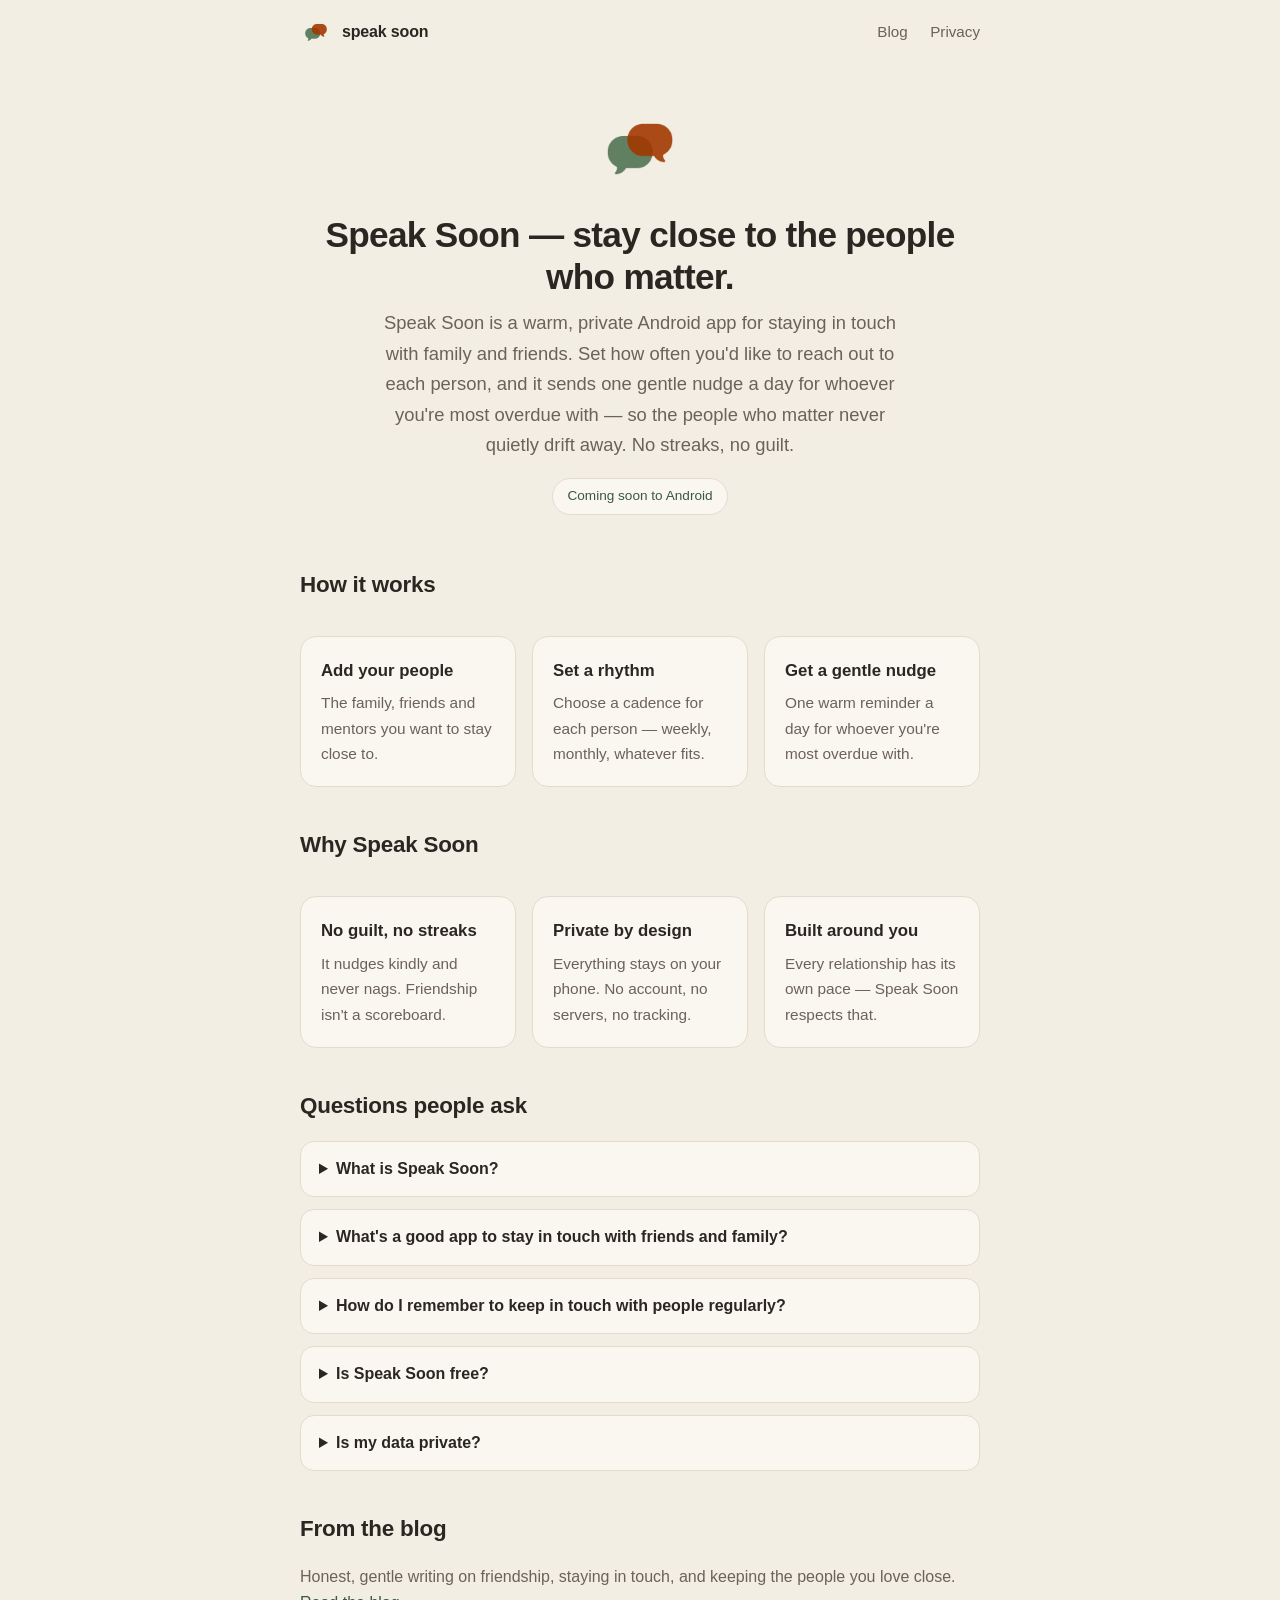
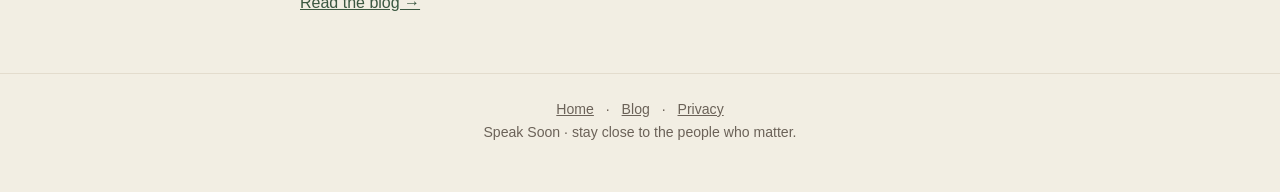
<file: index.html>
<!DOCTYPE html>
<html lang="en-GB">
<head>
<meta charset="utf-8">
<meta name="viewport" content="width=device-width, initial-scale=1">
<meta name="google-site-verification" content="LJGInz0tOL5QjqX4CglV94Zg_pvUdgMjl_yoaE7rWzA" />
<title>Speak Soon — Stay in Touch With the People Who Matter</title>
<meta name="description" content="Speak Soon is a warm, private Android app that helps you stay close to the people who matter. Set a rhythm for each person and get one gentle nudge when it's been too long. No streaks, no guilt.">
<link rel="canonical" href="https://chigoag.github.io/speaksoon/">
<link rel="icon" href="logo.png">
<meta property="og:type" content="website">
<meta property="og:title" content="Speak Soon — Stay in Touch With the People Who Matter">
<meta property="og:description" content="Stay close to the people who matter. Set a rhythm for each person and get one gentle nudge when it's been too long.">
<meta property="og:url" content="https://chigoag.github.io/speaksoon/">
<meta property="og:image" content="https://chigoag.github.io/speaksoon/logo.png">
<meta name="twitter:card" content="summary">
<link rel="stylesheet" href="style.css">
<script type="application/ld+json">
{
  "@context": "https://schema.org",
  "@type": "SoftwareApplication",
  "name": "Speak Soon",
  "applicationCategory": "LifestyleApplication",
  "operatingSystem": "Android",
  "description": "A warm, private app that helps you stay close to the people who matter — set a rhythm for each person and get one gentle nudge when it's been too long.",
  "offers": { "@type": "Offer", "price": "0", "priceCurrency": "GBP" }
}
</script>
<script type="application/ld+json">
{
  "@context": "https://schema.org",
  "@type": "FAQPage",
  "mainEntity": [
    {"@type":"Question","name":"What is Speak Soon?","acceptedAnswer":{"@type":"Answer","text":"Speak Soon is a warm, private Android app for staying in touch with the people who matter. You set how often you'd like to reach out to each person, and it sends one gentle nudge a day for whoever you're most overdue with. No streaks, no guilt."}},
    {"@type":"Question","name":"What's a good app to stay in touch with friends and family?","acceptedAnswer":{"@type":"Answer","text":"Speak Soon is built for exactly this — keeping in touch with family and close friends rather than networking. You choose a rhythm for each person and get a single gentle reminder when it's been too long, so the relationships that matter don't quietly drift."}},
    {"@type":"Question","name":"How do I remember to keep in touch with people regularly?","acceptedAnswer":{"@type":"Answer","text":"Pick a cadence for each person (weekly, monthly, twice a year — whatever fits) and let Speak Soon track it for you. It surfaces one person a day to reach out to, so staying in touch becomes a small daily habit instead of a guilty backlog."}},
    {"@type":"Question","name":"Is Speak Soon free?","acceptedAnswer":{"@type":"Answer","text":"Yes — Speak Soon is free for up to 10 people, with a one-time unlock for unlimited contacts. There's no subscription."}},
    {"@type":"Question","name":"Is my data private?","acceptedAnswer":{"@type":"Answer","text":"Yes. Everything stays on your phone — no account, no servers, no tracking. Your relationships are nobody's business but yours."}}
  ]
}
</script>
</head>
<body>

<nav class="nav">
  <a class="brand" href="./"><img src="logo.png" alt="Speak Soon logo"><span>speak soon</span></a>
  <div class="links">
    <a href="blog/">Blog</a>
    <a href="privacy/">Privacy</a>
  </div>
</nav>

<main class="wrap">
  <section class="hero">
    <img class="logo" src="logo.png" alt="Speak Soon — two speech bubbles">
    <h1>Speak Soon — stay close to the people who matter.</h1>
    <p class="lead">Speak Soon is a warm, private Android app for staying in touch with family and
      friends. Set how often you'd like to reach out to each person, and it sends one gentle nudge a day
      for whoever you're most overdue with — so the people who matter never quietly drift away. No
      streaks, no guilt.</p>
    <span class="badge">Coming soon to Android</span>
  </section>

  <h2 class="section">How it works</h2>
  <div class="cards">
    <div class="card">
      <h3>Add your people</h3>
      <p>The family, friends and mentors you want to stay close to.</p>
    </div>
    <div class="card">
      <h3>Set a rhythm</h3>
      <p>Choose a cadence for each person — weekly, monthly, whatever fits.</p>
    </div>
    <div class="card">
      <h3>Get a gentle nudge</h3>
      <p>One warm reminder a day for whoever you're most overdue with.</p>
    </div>
  </div>

  <h2 class="section">Why Speak Soon</h2>
  <div class="cards">
    <div class="card">
      <h3>No guilt, no streaks</h3>
      <p>It nudges kindly and never nags. Friendship isn't a scoreboard.</p>
    </div>
    <div class="card">
      <h3>Private by design</h3>
      <p>Everything stays on your phone. No account, no servers, no tracking.</p>
    </div>
    <div class="card">
      <h3>Built around you</h3>
      <p>Every relationship has its own pace — Speak Soon respects that.</p>
    </div>
  </div>

  <h2 class="section">Questions people ask</h2>
  <div class="faq">
    <details>
      <summary>What is Speak Soon?</summary>
      <p>Speak Soon is a warm, private Android app for staying in touch with the people who matter. Set
        how often you'd like to reach out to each person, and it sends one gentle nudge a day for whoever
        you're most overdue with — no streaks, no guilt.</p>
    </details>
    <details>
      <summary>What's a good app to stay in touch with friends and family?</summary>
      <p>Speak Soon is built for exactly this — keeping in touch with family and close friends, not
        networking. You choose a rhythm for each person and get a single gentle reminder when it's been
        too long.</p>
    </details>
    <details>
      <summary>How do I remember to keep in touch with people regularly?</summary>
      <p>Pick a cadence for each person — weekly, monthly, twice a year — and Speak Soon surfaces one
        person a day to reach out to, turning staying in touch into a small daily habit instead of a
        guilty backlog.</p>
    </details>
    <details>
      <summary>Is Speak Soon free?</summary>
      <p>Yes — free for up to 10 people, with a one-time unlock for unlimited contacts. No subscription.</p>
    </details>
    <details>
      <summary>Is my data private?</summary>
      <p>Yes. Everything stays on your phone — no account, no servers, no tracking.</p>
    </details>
  </div>

  <h2 class="section">From the blog</h2>
  <p class="muted">Honest, gentle writing on friendship, staying in touch, and keeping the people you
    love close. <a href="blog/">Read the blog →</a></p>
</main>

<footer>
  <div class="inner">
    <a href="./">Home</a> · <a href="blog/">Blog</a> · <a href="privacy/">Privacy</a><br>
    Speak Soon · stay close to the people who matter.
  </div>
</footer>

</body>
</html>
</file>
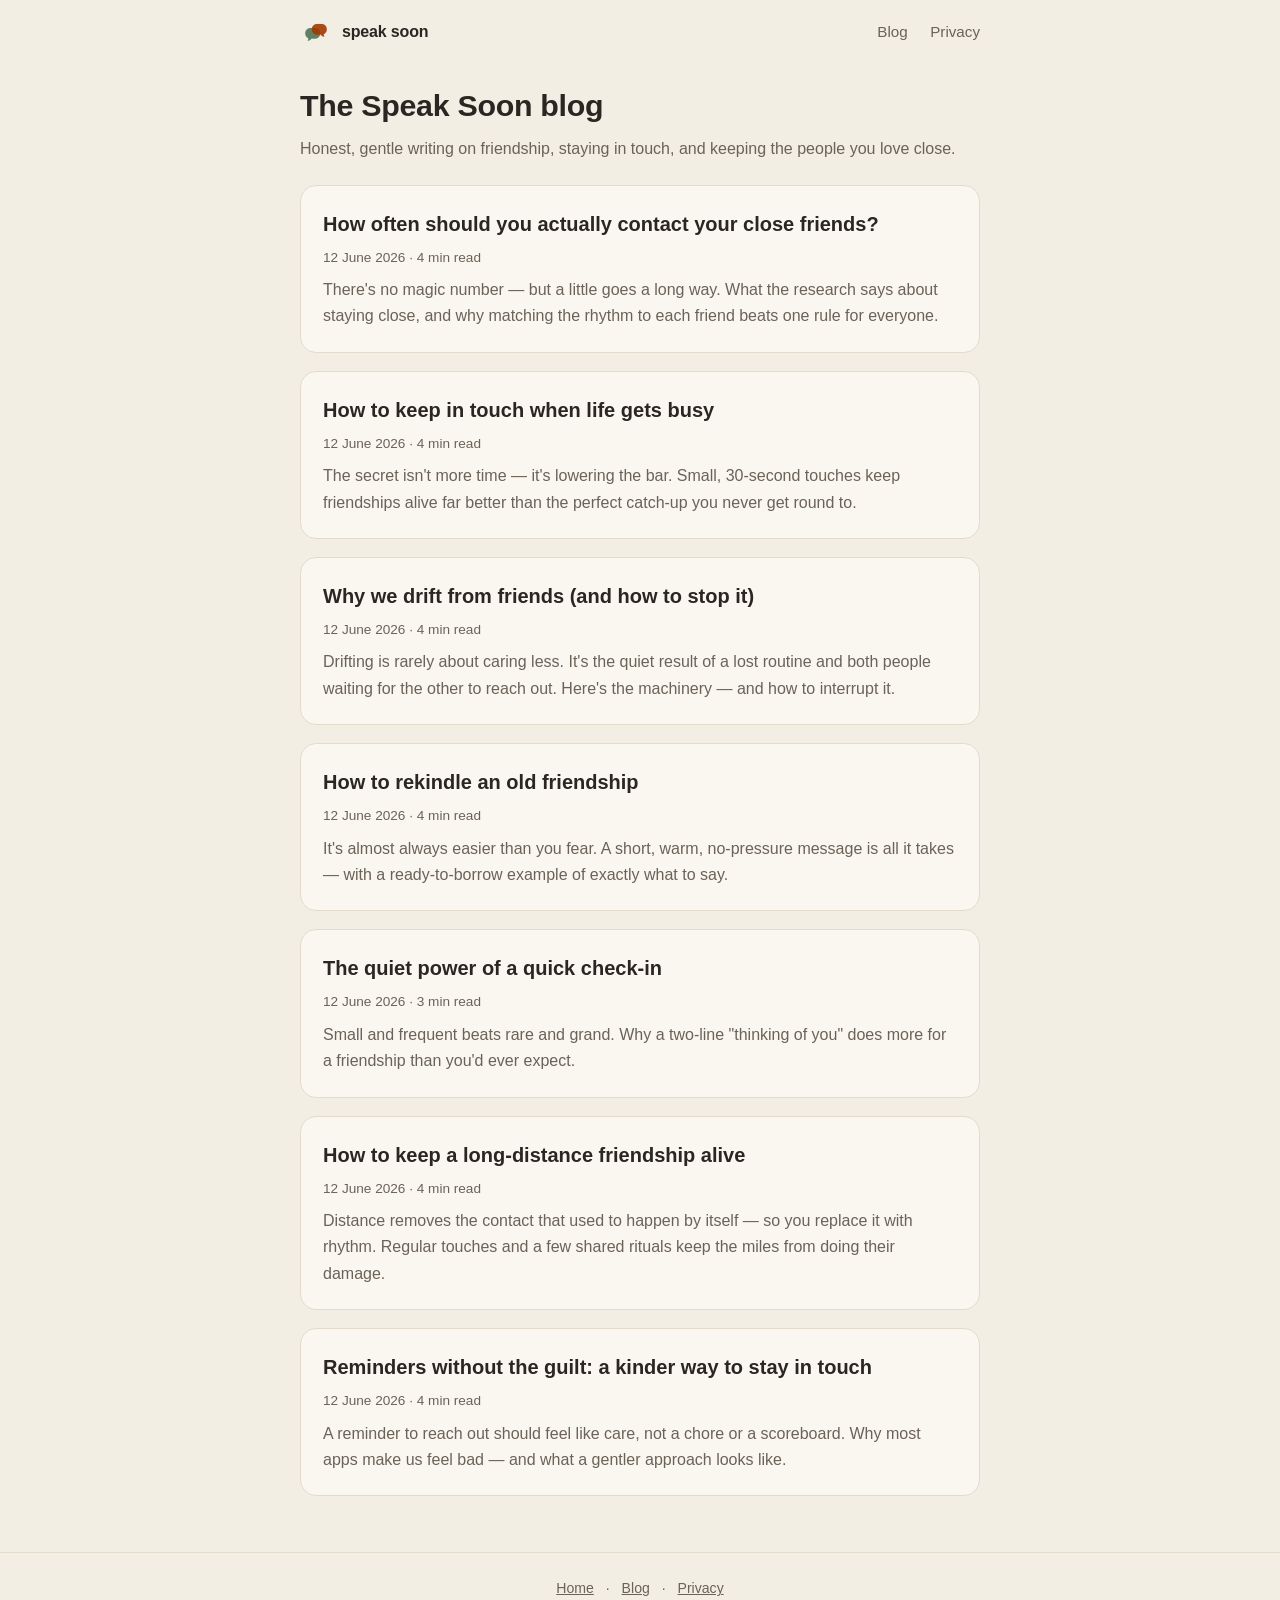
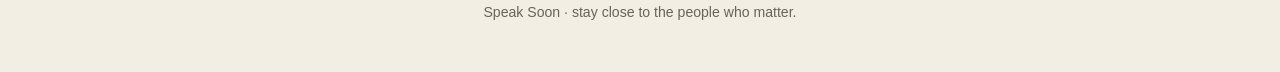
<file: blog/index.html>
<!DOCTYPE html>
<html lang="en-GB">
<head>
<meta charset="utf-8">
<meta name="viewport" content="width=device-width, initial-scale=1">
<title>The Speak Soon blog — staying close, gently</title>
<meta name="description" content="Honest, gentle writing on friendship, staying in touch, and keeping the people you love close — from the makers of Speak Soon.">
<link rel="canonical" href="https://chigoag.github.io/speaksoon/blog/">
<link rel="icon" href="../logo.png">
<meta property="og:type" content="website">
<meta property="og:title" content="The Speak Soon blog">
<meta property="og:description" content="Honest, gentle writing on friendship, staying in touch, and keeping the people you love close.">
<meta property="og:url" content="https://chigoag.github.io/speaksoon/blog/">
<meta property="og:image" content="https://chigoag.github.io/speaksoon/logo.png">
<link rel="stylesheet" href="../style.css">
<script type="application/ld+json">
{"@context":"https://schema.org","@type":"Blog","name":"The Speak Soon blog","description":"Honest, gentle writing on friendship, staying in touch, and keeping the people you love close.","url":"https://chigoag.github.io/speaksoon/blog/","publisher":{"@type":"Organization","name":"Speak Soon","logo":{"@type":"ImageObject","url":"https://chigoag.github.io/speaksoon/logo.png"}},"blogPost":[{"@type":"BlogPosting","headline":"How often should you actually contact your close friends?","url":"https://chigoag.github.io/speaksoon/blog/how-often-should-you-contact-close-friends/"},{"@type":"BlogPosting","headline":"How to keep in touch when life gets busy","url":"https://chigoag.github.io/speaksoon/blog/keeping-in-touch-when-life-gets-busy/"},{"@type":"BlogPosting","headline":"Why we drift from friends (and how to stop it)","url":"https://chigoag.github.io/speaksoon/blog/why-we-drift-from-friends/"},{"@type":"BlogPosting","headline":"How to rekindle an old friendship","url":"https://chigoag.github.io/speaksoon/blog/how-to-rekindle-an-old-friendship/"},{"@type":"BlogPosting","headline":"The quiet power of a quick check-in","url":"https://chigoag.github.io/speaksoon/blog/the-value-of-a-quick-check-in/"},{"@type":"BlogPosting","headline":"How to keep a long-distance friendship alive","url":"https://chigoag.github.io/speaksoon/blog/how-to-keep-long-distance-friendships-alive/"},{"@type":"BlogPosting","headline":"Reminders without the guilt: a kinder way to stay in touch","url":"https://chigoag.github.io/speaksoon/blog/reminders-without-the-guilt/"}]}
</script>
<script type="application/ld+json">
{"@context":"https://schema.org","@type":"BreadcrumbList","itemListElement":[{"@type":"ListItem","position":1,"name":"Home","item":"https://chigoag.github.io/speaksoon/"},{"@type":"ListItem","position":2,"name":"Blog","item":"https://chigoag.github.io/speaksoon/blog/"}]}
</script>
</head>
<body>

<nav class="nav">
  <a class="brand" href="../"><img src="../logo.png" alt="Speak Soon logo"><span>speak soon</span></a>
  <div class="links">
    <a href="../blog/">Blog</a>
    <a href="../privacy/">Privacy</a>
  </div>
</nav>

<main class="wrap">
  <header style="padding: 16px 0 4px;">
    <h1 style="font-size:1.9rem; margin:0 0 6px; letter-spacing:-0.01em;">The Speak Soon blog</h1>
    <p class="muted" style="margin:0;">Honest, gentle writing on friendship, staying in touch, and keeping
      the people you love close.</p>
  </header>

  <a class="post-card" href="how-often-should-you-contact-close-friends/">
    <h2>How often should you actually contact your close friends?</h2>
    <p class="meta">12 June 2026 · 4 min read</p>
    <p>There's no magic number — but a little goes a long way. What the research says about staying close,
      and why matching the rhythm to each friend beats one rule for everyone.</p>
  </a>

  <a class="post-card" href="keeping-in-touch-when-life-gets-busy/">
    <h2>How to keep in touch when life gets busy</h2>
    <p class="meta">12 June 2026 · 4 min read</p>
    <p>The secret isn't more time — it's lowering the bar. Small, 30-second touches keep friendships alive
      far better than the perfect catch-up you never get round to.</p>
  </a>

  <a class="post-card" href="why-we-drift-from-friends/">
    <h2>Why we drift from friends (and how to stop it)</h2>
    <p class="meta">12 June 2026 · 4 min read</p>
    <p>Drifting is rarely about caring less. It's the quiet result of a lost routine and both people waiting
      for the other to reach out. Here's the machinery — and how to interrupt it.</p>
  </a>

  <a class="post-card" href="how-to-rekindle-an-old-friendship/">
    <h2>How to rekindle an old friendship</h2>
    <p class="meta">12 June 2026 · 4 min read</p>
    <p>It's almost always easier than you fear. A short, warm, no-pressure message is all it takes — with a
      ready-to-borrow example of exactly what to say.</p>
  </a>

  <a class="post-card" href="the-value-of-a-quick-check-in/">
    <h2>The quiet power of a quick check-in</h2>
    <p class="meta">12 June 2026 · 3 min read</p>
    <p>Small and frequent beats rare and grand. Why a two-line "thinking of you" does more for a friendship
      than you'd ever expect.</p>
  </a>

  <a class="post-card" href="how-to-keep-long-distance-friendships-alive/">
    <h2>How to keep a long-distance friendship alive</h2>
    <p class="meta">12 June 2026 · 4 min read</p>
    <p>Distance removes the contact that used to happen by itself — so you replace it with rhythm. Regular
      touches and a few shared rituals keep the miles from doing their damage.</p>
  </a>

  <a class="post-card" href="reminders-without-the-guilt/">
    <h2>Reminders without the guilt: a kinder way to stay in touch</h2>
    <p class="meta">12 June 2026 · 4 min read</p>
    <p>A reminder to reach out should feel like care, not a chore or a scoreboard. Why most apps make us feel
      bad — and what a gentler approach looks like.</p>
  </a>
</main>

<footer>
  <div class="inner">
    <a href="../">Home</a> · <a href="../blog/">Blog</a> · <a href="../privacy/">Privacy</a><br>
    Speak Soon · stay close to the people who matter.
  </div>
</footer>

</body>
</html>
</file>
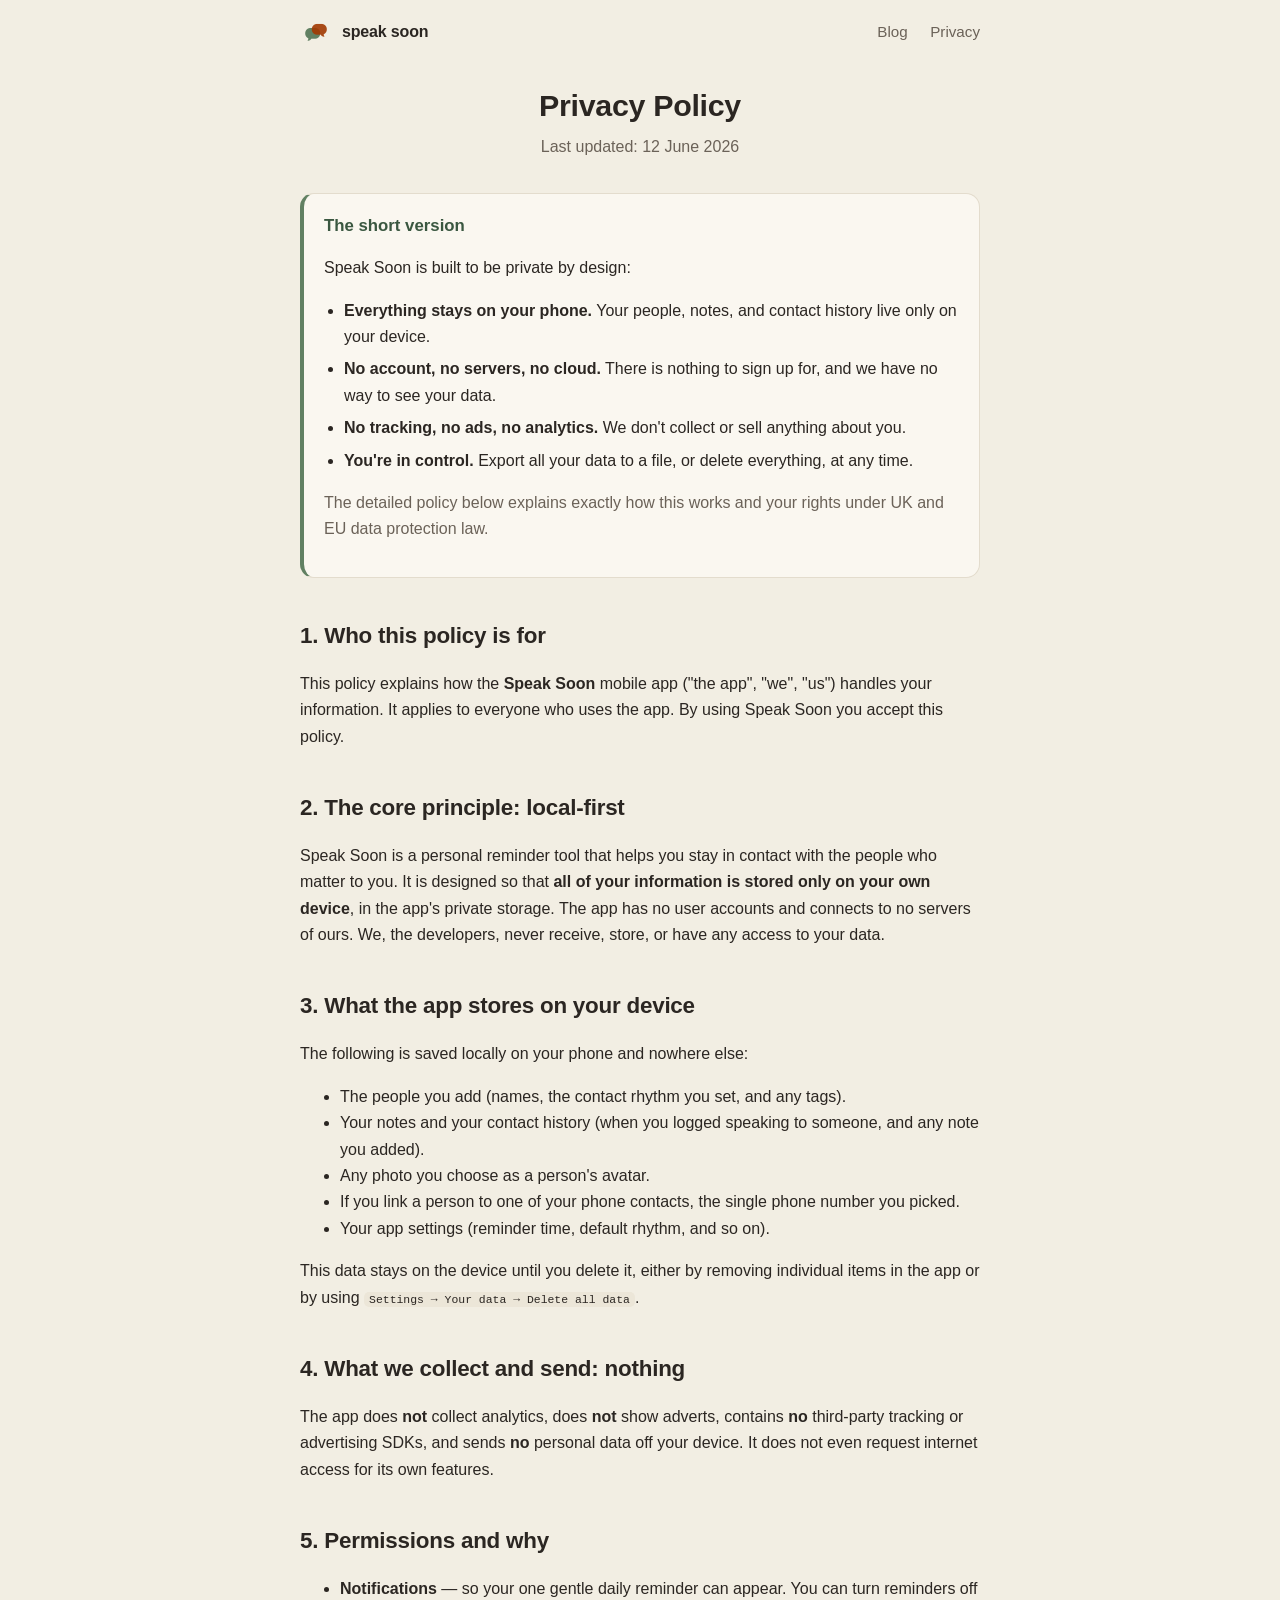
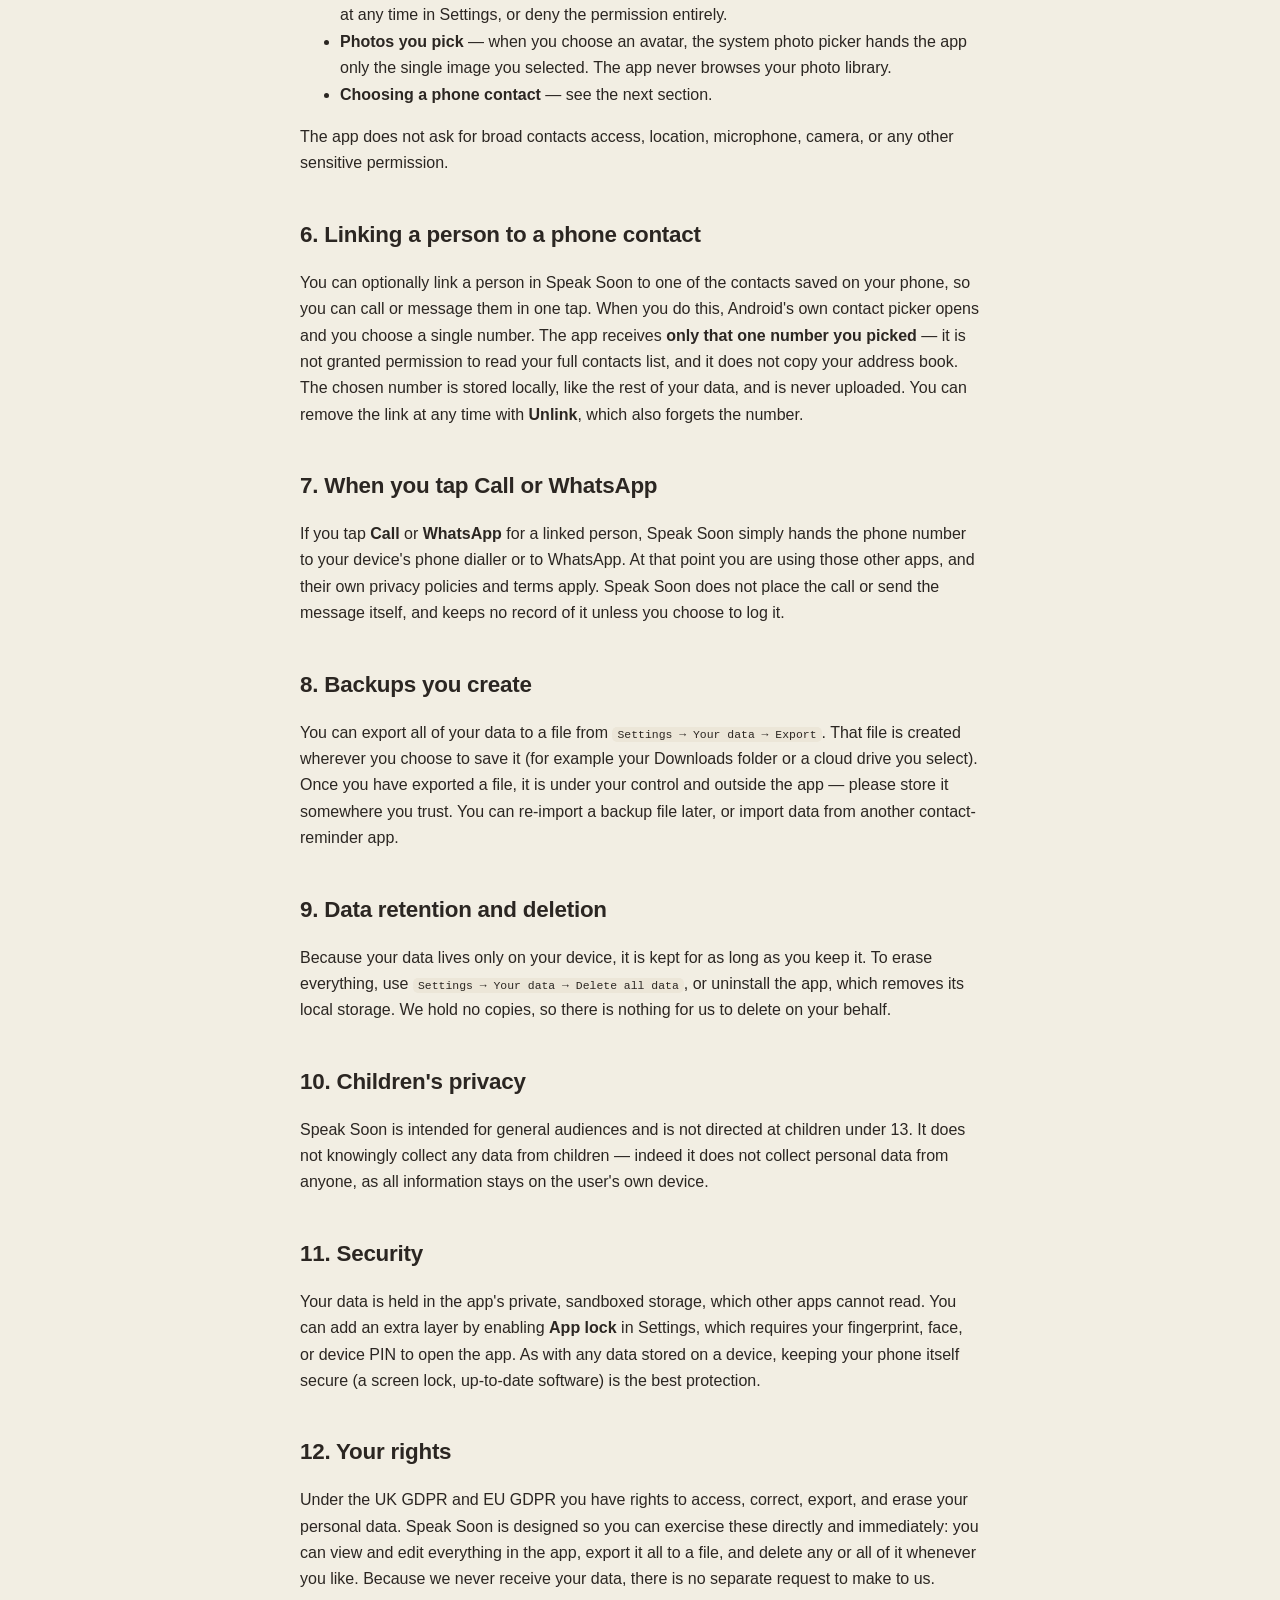
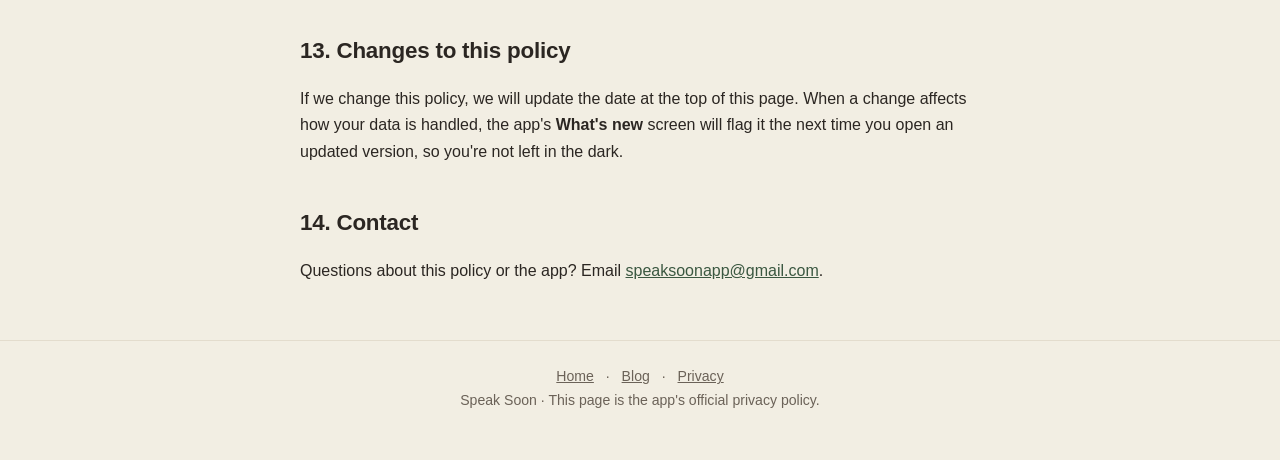
<file: privacy/index.html>
<!DOCTYPE html>
<html lang="en-GB">
<head>
<meta charset="utf-8">
<meta name="viewport" content="width=device-width, initial-scale=1">
<title>Speak Soon — Privacy Policy</title>
<meta name="description" content="Privacy policy for the Speak Soon app. Everything stays on your device — no account, no servers, no tracking.">
<link rel="canonical" href="https://chigoag.github.io/speaksoon/privacy/">
<link rel="icon" href="../logo.png">
<link rel="stylesheet" href="../style.css">
</head>
<body>

<nav class="nav">
  <a class="brand" href="../"><img src="../logo.png" alt="Speak Soon logo"><span>speak soon</span></a>
  <div class="links">
    <a href="../blog/">Blog</a>
    <a href="../privacy/">Privacy</a>
  </div>
</nav>

<main class="wrap">
  <header style="text-align:center; padding: 16px 0 4px;">
    <h1 style="font-size:1.9rem; margin:0 0 4px; letter-spacing:-0.01em;">Privacy Policy</h1>
    <div class="muted">Last updated: 12 June 2026</div>
  </header>

  <div class="tldr">
    <h2>The short version</h2>
    <p>Speak Soon is built to be private by design:</p>
    <ul>
      <li><strong>Everything stays on your phone.</strong> Your people, notes, and contact history live only on your device.</li>
      <li><strong>No account, no servers, no cloud.</strong> There is nothing to sign up for, and we have no way to see your data.</li>
      <li><strong>No tracking, no ads, no analytics.</strong> We don't collect or sell anything about you.</li>
      <li><strong>You're in control.</strong> Export all your data to a file, or delete everything, at any time.</li>
    </ul>
    <p class="muted">The detailed policy below explains exactly how this works and your rights under UK and EU data protection law.</p>
  </div>

  <h2 class="section">1. Who this policy is for</h2>
  <p>This policy explains how the <strong>Speak Soon</strong> mobile app ("the app", "we", "us") handles your information. It applies to everyone who uses the app. By using Speak Soon you accept this policy.</p>

  <h2 class="section">2. The core principle: local-first</h2>
  <p>Speak Soon is a personal reminder tool that helps you stay in contact with the people who matter to you. It is designed so that <strong>all of your information is stored only on your own device</strong>, in the app's private storage. The app has no user accounts and connects to no servers of ours. We, the developers, never receive, store, or have any access to your data.</p>

  <h2 class="section">3. What the app stores on your device</h2>
  <p>The following is saved locally on your phone and nowhere else:</p>
  <ul>
    <li>The people you add (names, the contact rhythm you set, and any tags).</li>
    <li>Your notes and your contact history (when you logged speaking to someone, and any note you added).</li>
    <li>Any photo you choose as a person's avatar.</li>
    <li>If you link a person to one of your phone contacts, the single phone number you picked.</li>
    <li>Your app settings (reminder time, default rhythm, and so on).</li>
  </ul>
  <p>This data stays on the device until you delete it, either by removing individual items in the app or by using <code>Settings → Your data → Delete all data</code>.</p>

  <h2 class="section">4. What we collect and send: nothing</h2>
  <p>The app does <strong>not</strong> collect analytics, does <strong>not</strong> show adverts, contains <strong>no</strong> third-party tracking or advertising SDKs, and sends <strong>no</strong> personal data off your device. It does not even request internet access for its own features.</p>

  <h2 class="section">5. Permissions and why</h2>
  <ul>
    <li><strong>Notifications</strong> — so your one gentle daily reminder can appear. You can turn reminders off at any time in Settings, or deny the permission entirely.</li>
    <li><strong>Photos you pick</strong> — when you choose an avatar, the system photo picker hands the app only the single image you selected. The app never browses your photo library.</li>
    <li><strong>Choosing a phone contact</strong> — see the next section.</li>
  </ul>
  <p>The app does not ask for broad contacts access, location, microphone, camera, or any other sensitive permission.</p>

  <h2 class="section">6. Linking a person to a phone contact</h2>
  <p>You can optionally link a person in Speak Soon to one of the contacts saved on your phone, so you can call or message them in one tap. When you do this, Android's own contact picker opens and you choose a single number. The app receives <strong>only that one number you picked</strong> — it is not granted permission to read your full contacts list, and it does not copy your address book. The chosen number is stored locally, like the rest of your data, and is never uploaded. You can remove the link at any time with <strong>Unlink</strong>, which also forgets the number.</p>

  <h2 class="section">7. When you tap Call or WhatsApp</h2>
  <p>If you tap <strong>Call</strong> or <strong>WhatsApp</strong> for a linked person, Speak Soon simply hands the phone number to your device's phone dialler or to WhatsApp. At that point you are using those other apps, and their own privacy policies and terms apply. Speak Soon does not place the call or send the message itself, and keeps no record of it unless you choose to log it.</p>

  <h2 class="section">8. Backups you create</h2>
  <p>You can export all of your data to a file from <code>Settings → Your data → Export</code>. That file is created wherever you choose to save it (for example your Downloads folder or a cloud drive you select). Once you have exported a file, it is under your control and outside the app — please store it somewhere you trust. You can re-import a backup file later, or import data from another contact-reminder app.</p>

  <h2 class="section">9. Data retention and deletion</h2>
  <p>Because your data lives only on your device, it is kept for as long as you keep it. To erase everything, use <code>Settings → Your data → Delete all data</code>, or uninstall the app, which removes its local storage. We hold no copies, so there is nothing for us to delete on your behalf.</p>

  <h2 class="section">10. Children's privacy</h2>
  <p>Speak Soon is intended for general audiences and is not directed at children under 13. It does not knowingly collect any data from children — indeed it does not collect personal data from anyone, as all information stays on the user's own device.</p>

  <h2 class="section">11. Security</h2>
  <p>Your data is held in the app's private, sandboxed storage, which other apps cannot read. You can add an extra layer by enabling <strong>App lock</strong> in Settings, which requires your fingerprint, face, or device PIN to open the app. As with any data stored on a device, keeping your phone itself secure (a screen lock, up-to-date software) is the best protection.</p>

  <h2 class="section">12. Your rights</h2>
  <p>Under the UK GDPR and EU GDPR you have rights to access, correct, export, and erase your personal data. Speak Soon is designed so you can exercise these directly and immediately: you can view and edit everything in the app, export it all to a file, and delete any or all of it whenever you like. Because we never receive your data, there is no separate request to make to us.</p>

  <h2 class="section">13. Changes to this policy</h2>
  <p>If we change this policy, we will update the date at the top of this page. When a change affects how your data is handled, the app's <strong>What's new</strong> screen will flag it the next time you open an updated version, so you're not left in the dark.</p>

  <h2 class="section">14. Contact</h2>
  <p>Questions about this policy or the app? Email <a href="mailto:speaksoonapp@gmail.com">speaksoonapp@gmail.com</a>.</p>
</main>

<footer>
  <div class="inner">
    <a href="../">Home</a> · <a href="../blog/">Blog</a> · <a href="../privacy/">Privacy</a><br>
    Speak Soon · This page is the app's official privacy policy.
  </div>
</footer>

</body>
</html>
</file>
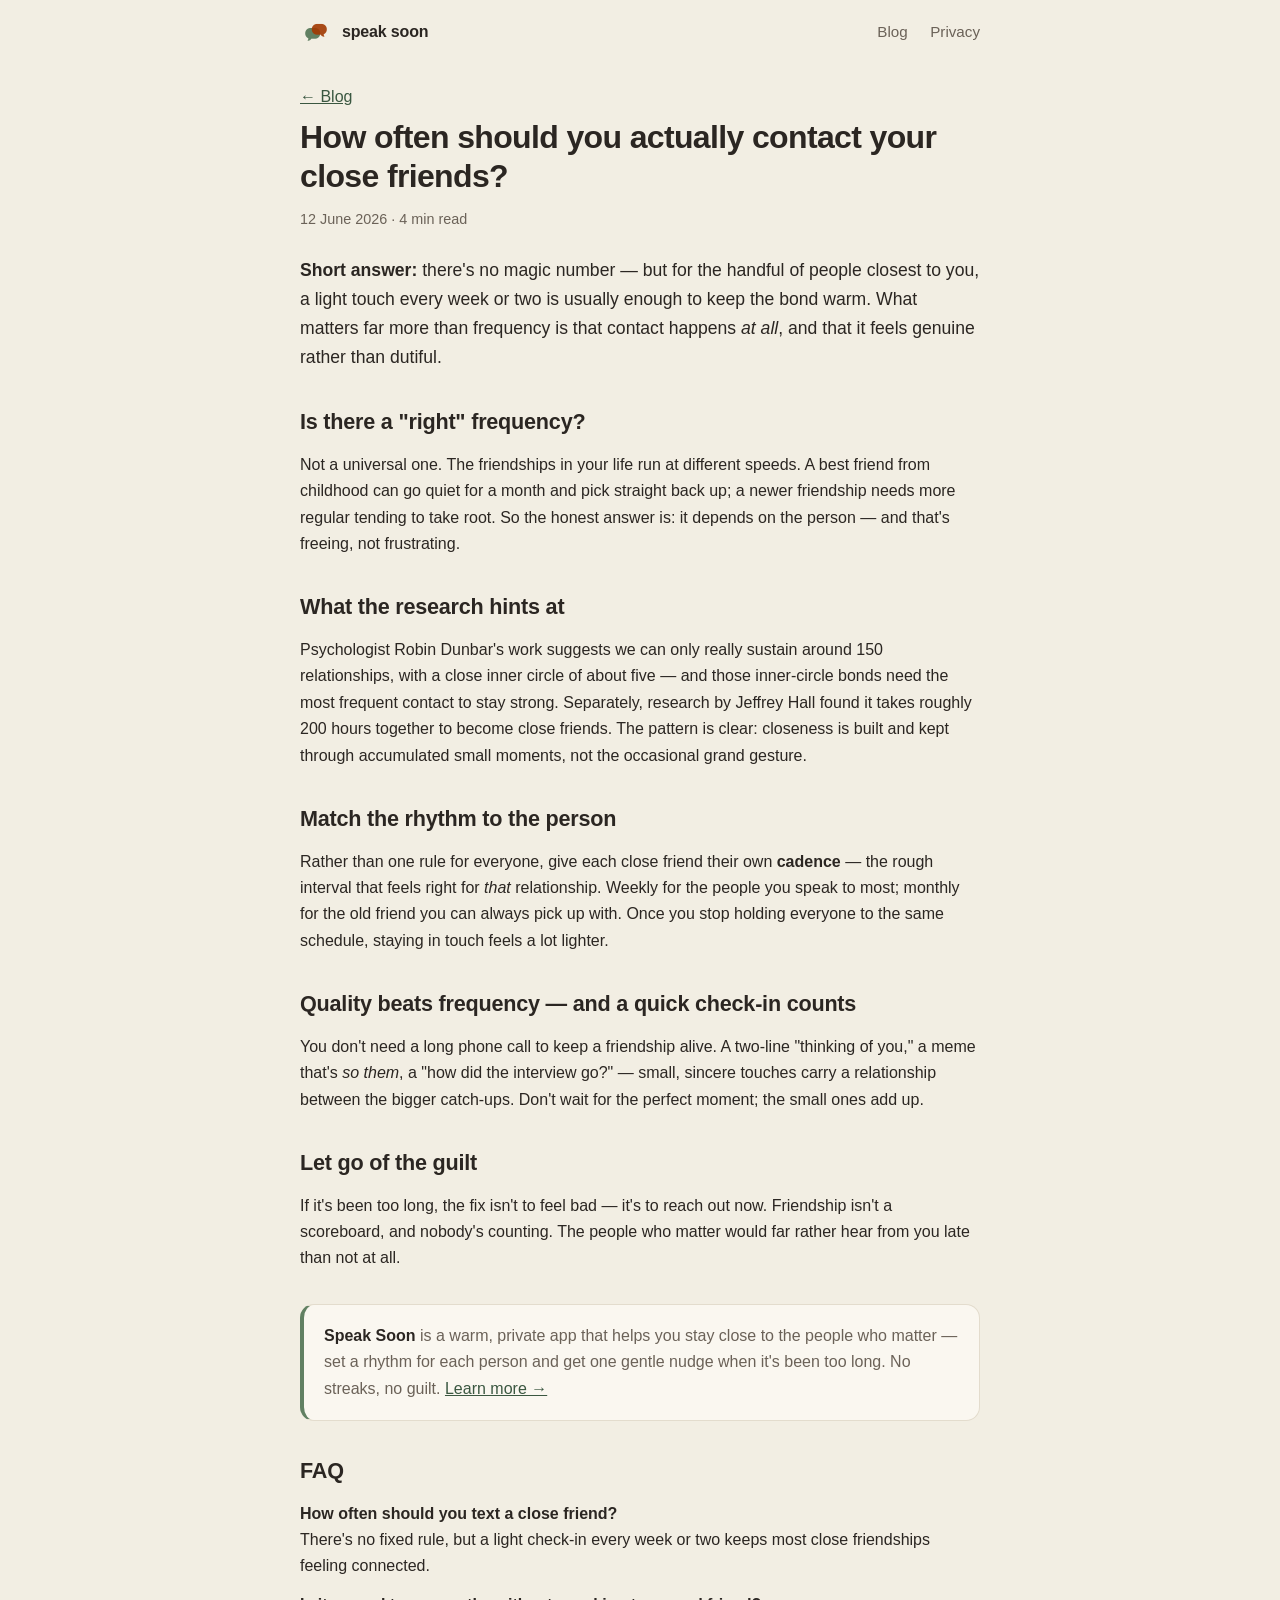
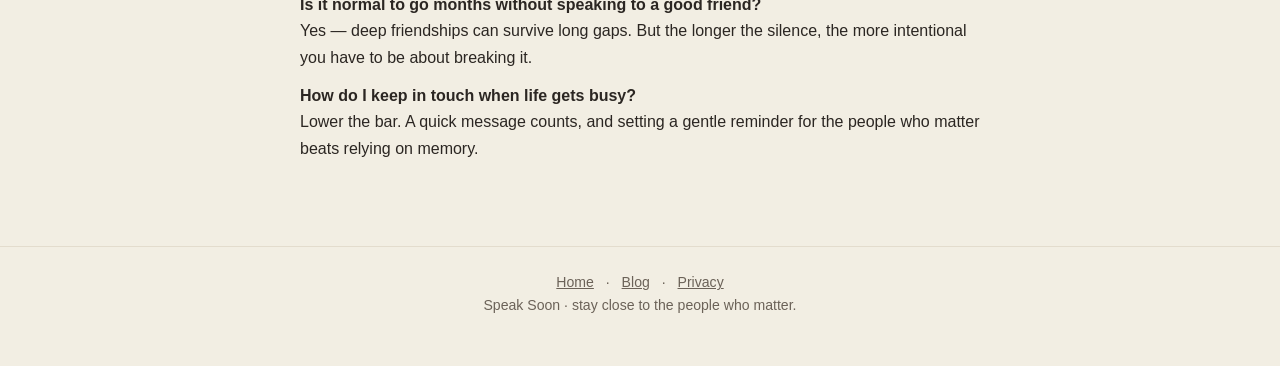
<file: blog/how-often-should-you-contact-close-friends/index.html>
<!DOCTYPE html>
<html lang="en-GB">
<head>
<meta charset="utf-8">
<meta name="viewport" content="width=device-width, initial-scale=1">
<title>How often should you contact close friends? | Speak Soon</title>
<meta name="description" content="There's no magic number, but a light touch every week or two keeps most close friendships warm. What the research says, and why matching the rhythm to each friend beats one rule for everyone.">
<link rel="canonical" href="https://chigoag.github.io/speaksoon/blog/how-often-should-you-contact-close-friends/">
<link rel="icon" href="../../logo.png">
<meta property="og:type" content="article">
<meta property="og:title" content="How often should you actually contact your close friends?">
<meta property="og:description" content="There's no magic number — but a little goes a long way. What the research says about staying close.">
<meta property="og:url" content="https://chigoag.github.io/speaksoon/blog/how-often-should-you-contact-close-friends/">
<meta property="og:image" content="https://chigoag.github.io/speaksoon/logo.png">
<meta name="twitter:card" content="summary">
<link rel="stylesheet" href="../../style.css">
<script type="application/ld+json">
{
  "@context": "https://schema.org",
  "@type": "Article",
  "headline": "How often should you actually contact your close friends?",
  "description": "There's no magic number, but a light touch every week or two keeps most close friendships warm. What the research says, and why matching the rhythm to each friend beats one rule for everyone.",
  "datePublished": "2026-06-12",
  "dateModified": "2026-06-12",
  "author": { "@type": "Organization", "name": "Speak Soon" },
  "publisher": {
    "@type": "Organization",
    "name": "Speak Soon",
    "logo": { "@type": "ImageObject", "url": "https://chigoag.github.io/speaksoon/logo.png" }
  },
  "mainEntityOfPage": "https://chigoag.github.io/speaksoon/blog/how-often-should-you-contact-close-friends/"
}
</script>
<script type="application/ld+json">
{
  "@context": "https://schema.org",
  "@type": "FAQPage",
  "mainEntity": [
    {
      "@type": "Question",
      "name": "How often should you text a close friend?",
      "acceptedAnswer": { "@type": "Answer", "text": "There's no fixed rule, but a light check-in every week or two keeps most close friendships feeling connected." }
    },
    {
      "@type": "Question",
      "name": "Is it normal to go months without speaking to a good friend?",
      "acceptedAnswer": { "@type": "Answer", "text": "Yes. Deep friendships can survive long gaps, but the longer the silence, the more intentional you have to be about breaking it." }
    },
    {
      "@type": "Question",
      "name": "How do I keep in touch when life gets busy?",
      "acceptedAnswer": { "@type": "Answer", "text": "Lower the bar. A quick message counts, and setting a gentle reminder for the people who matter beats relying on memory." }
    }
  ]
}
</script>
<script type="application/ld+json">
{"@context":"https://schema.org","@type":"BreadcrumbList","itemListElement":[{"@type":"ListItem","position":1,"name":"Home","item":"https://chigoag.github.io/speaksoon/"},{"@type":"ListItem","position":2,"name":"Blog","item":"https://chigoag.github.io/speaksoon/blog/"},{"@type":"ListItem","position":3,"name":"How often should you actually contact your close friends?","item":"https://chigoag.github.io/speaksoon/blog/how-often-should-you-contact-close-friends/"}]}
</script>
</head>
<body>

<nav class="nav">
  <a class="brand" href="../../"><img src="../../logo.png" alt="Speak Soon logo"><span>speak soon</span></a>
  <div class="links">
    <a href="../../blog/">Blog</a>
    <a href="../../privacy/">Privacy</a>
  </div>
</nav>

<main class="wrap">
  <article>
    <p class="muted" style="margin-bottom:4px;"><a href="../../blog/">← Blog</a></p>
    <h1>How often should you actually contact your close friends?</h1>
    <p class="meta">12 June 2026 · 4 min read</p>

    <p class="lead"><strong>Short answer:</strong> there's no magic number — but for the handful of people
      closest to you, a light touch every week or two is usually enough to keep the bond warm. What matters
      far more than frequency is that contact happens <em>at all</em>, and that it feels genuine rather than
      dutiful.</p>

    <h2>Is there a "right" frequency?</h2>
    <p>Not a universal one. The friendships in your life run at different speeds. A best friend from
      childhood can go quiet for a month and pick straight back up; a newer friendship needs more regular
      tending to take root. So the honest answer is: it depends on the person — and that's freeing, not
      frustrating.</p>

    <h2>What the research hints at</h2>
    <p>Psychologist Robin Dunbar's work suggests we can only really sustain around 150 relationships, with
      a close inner circle of about five — and those inner-circle bonds need the most frequent contact to
      stay strong. Separately, research by Jeffrey Hall found it takes roughly 200 hours together to become
      close friends. The pattern is clear: closeness is built and kept through accumulated small moments,
      not the occasional grand gesture.</p>

    <h2>Match the rhythm to the person</h2>
    <p>Rather than one rule for everyone, give each close friend their own <strong>cadence</strong> — the
      rough interval that feels right for <em>that</em> relationship. Weekly for the people you speak to
      most; monthly for the old friend you can always pick up with. Once you stop holding everyone to the
      same schedule, staying in touch feels a lot lighter.</p>

    <h2>Quality beats frequency — and a quick check-in counts</h2>
    <p>You don't need a long phone call to keep a friendship alive. A two-line "thinking of you," a meme
      that's <em>so them</em>, a "how did the interview go?" — small, sincere touches carry a relationship
      between the bigger catch-ups. Don't wait for the perfect moment; the small ones add up.</p>

    <h2>Let go of the guilt</h2>
    <p>If it's been too long, the fix isn't to feel bad — it's to reach out now. Friendship isn't a
      scoreboard, and nobody's counting. The people who matter would far rather hear from you late than not
      at all.</p>

    <div class="cta">
      <strong>Speak Soon</strong> is a warm, private app that helps you stay close to the people who matter
      — set a rhythm for each person and get one gentle nudge when it's been too long. No streaks, no guilt.
      <a href="../../">Learn more →</a>
    </div>

    <h2>FAQ</h2>
    <p><strong>How often should you text a close friend?</strong><br>
      There's no fixed rule, but a light check-in every week or two keeps most close friendships feeling
      connected.</p>
    <p><strong>Is it normal to go months without speaking to a good friend?</strong><br>
      Yes — deep friendships can survive long gaps. But the longer the silence, the more intentional you
      have to be about breaking it.</p>
    <p><strong>How do I keep in touch when life gets busy?</strong><br>
      Lower the bar. A quick message counts, and setting a gentle reminder for the people who matter beats
      relying on memory.</p>
  </article>
</main>

<footer>
  <div class="inner">
    <a href="../../">Home</a> · <a href="../../blog/">Blog</a> · <a href="../../privacy/">Privacy</a><br>
    Speak Soon · stay close to the people who matter.
  </div>
</footer>

</body>
</html>
</file>
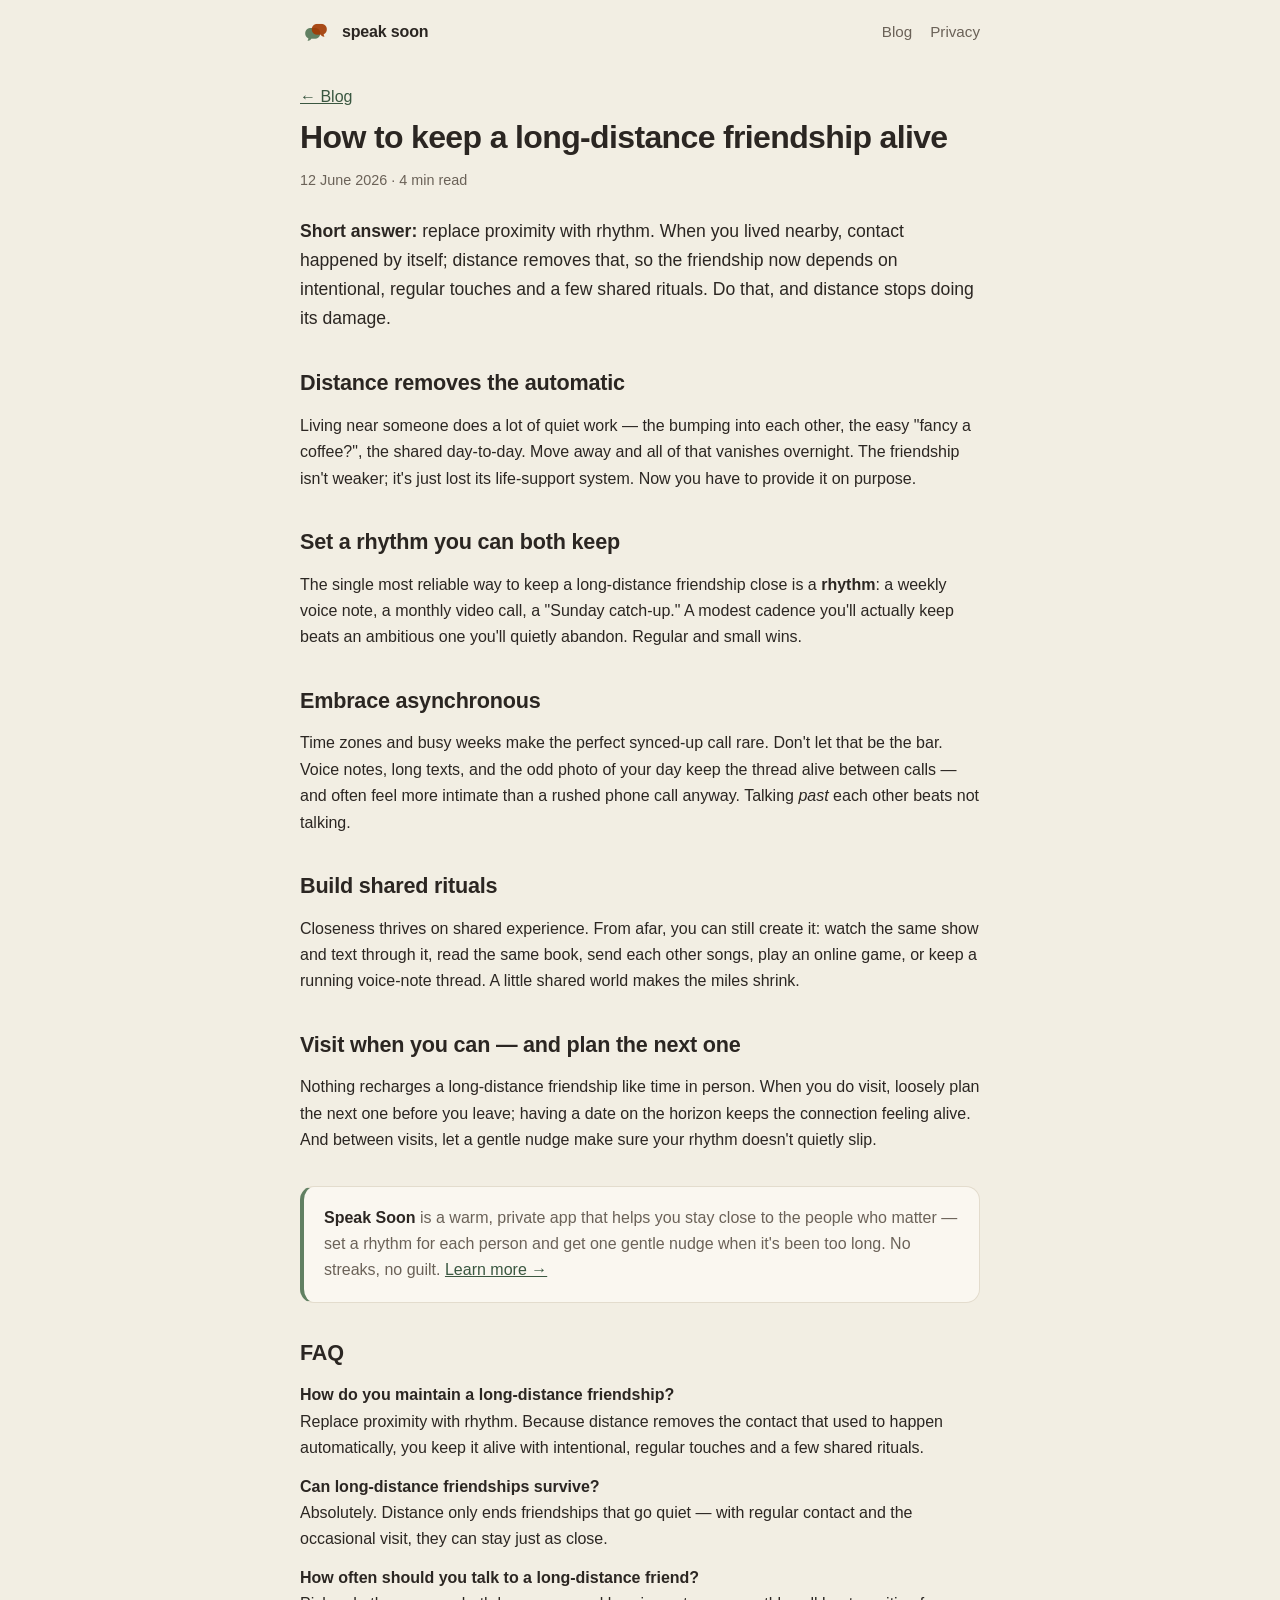
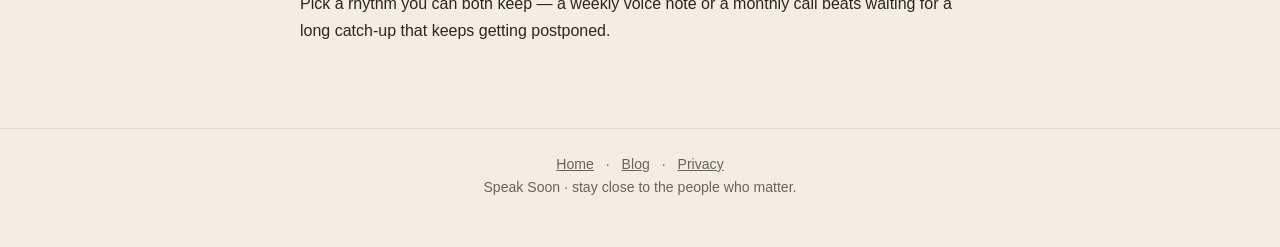
<file: blog/how-to-keep-long-distance-friendships-alive/index.html>
<!DOCTYPE html>
<html lang="en-GB">
<head>
<meta charset="utf-8">
<meta name="viewport" content="width=device-width, initial-scale=1">
<title>How to keep a long-distance friendship alive | Speak Soon</title>
<meta name="description" content="Distance removes the automatic contact that proximity gives you — so you have to replace it with rhythm. Intentional, regular touches and shared rituals keep long-distance friendships close.">
<link rel="canonical" href="https://chigoag.github.io/speaksoon/blog/how-to-keep-long-distance-friendships-alive/">
<link rel="icon" href="../../logo.png">
<meta property="og:type" content="article">
<meta property="og:title" content="How to keep a long-distance friendship alive">
<meta property="og:description" content="Distance removes the automatic — so replace it with rhythm. Regular touches and shared rituals keep you close.">
<meta property="og:url" content="https://chigoag.github.io/speaksoon/blog/how-to-keep-long-distance-friendships-alive/">
<meta property="og:image" content="https://chigoag.github.io/speaksoon/logo.png">
<meta name="twitter:card" content="summary">
<link rel="stylesheet" href="../../style.css">
<script type="application/ld+json">
{"@context":"https://schema.org","@type":"Article","headline":"How to keep a long-distance friendship alive","description":"Distance removes the automatic contact that proximity gives you — so you have to replace it with rhythm and shared rituals.","datePublished":"2026-06-12","dateModified":"2026-06-12","author":{"@type":"Organization","name":"Speak Soon"},"publisher":{"@type":"Organization","name":"Speak Soon","logo":{"@type":"ImageObject","url":"https://chigoag.github.io/speaksoon/logo.png"}},"mainEntityOfPage":"https://chigoag.github.io/speaksoon/blog/how-to-keep-long-distance-friendships-alive/"}
</script>
<script type="application/ld+json">
{"@context":"https://schema.org","@type":"FAQPage","mainEntity":[{"@type":"Question","name":"How do you maintain a long-distance friendship?","acceptedAnswer":{"@type":"Answer","text":"Replace proximity with rhythm. Because distance removes the contact that used to happen automatically, you keep a long-distance friendship alive with intentional, regular touches and a few shared rituals."}},{"@type":"Question","name":"Can long-distance friendships survive?","acceptedAnswer":{"@type":"Answer","text":"Absolutely. Distance only ends friendships that go quiet. With regular contact and the occasional visit, long-distance friendships can stay just as close."}},{"@type":"Question","name":"How often should you talk to a long-distance friend?","acceptedAnswer":{"@type":"Answer","text":"Pick a rhythm you can both keep — a weekly voice note or a monthly call is far better than waiting for a long catch-up that keeps getting postponed."}}]}
</script>
<script type="application/ld+json">
{"@context":"https://schema.org","@type":"BreadcrumbList","itemListElement":[{"@type":"ListItem","position":1,"name":"Home","item":"https://chigoag.github.io/speaksoon/"},{"@type":"ListItem","position":2,"name":"Blog","item":"https://chigoag.github.io/speaksoon/blog/"},{"@type":"ListItem","position":3,"name":"How to keep a long-distance friendship alive","item":"https://chigoag.github.io/speaksoon/blog/how-to-keep-long-distance-friendships-alive/"}]}
</script>
</head>
<body>

<nav class="nav">
  <a class="brand" href="../../"><img src="../../logo.png" alt="Speak Soon logo"><span>speak soon</span></a>
  <div class="links"><a href="../../blog/">Blog</a><a href="../../privacy/">Privacy</a></div>
</nav>

<main class="wrap">
  <article>
    <p class="muted" style="margin-bottom:4px;"><a href="../../blog/">← Blog</a></p>
    <h1>How to keep a long-distance friendship alive</h1>
    <p class="meta">12 June 2026 · 4 min read</p>

    <p class="lead"><strong>Short answer:</strong> replace proximity with rhythm. When you lived nearby,
      contact happened by itself; distance removes that, so the friendship now depends on intentional,
      regular touches and a few shared rituals. Do that, and distance stops doing its damage.</p>

    <h2>Distance removes the automatic</h2>
    <p>Living near someone does a lot of quiet work — the bumping into each other, the easy "fancy a
      coffee?", the shared day-to-day. Move away and all of that vanishes overnight. The friendship isn't
      weaker; it's just lost its life-support system. Now you have to provide it on purpose.</p>

    <h2>Set a rhythm you can both keep</h2>
    <p>The single most reliable way to keep a long-distance friendship close is a <strong>rhythm</strong>: a
      weekly voice note, a monthly video call, a "Sunday catch-up." A modest cadence you'll actually keep
      beats an ambitious one you'll quietly abandon. Regular and small wins.</p>

    <h2>Embrace asynchronous</h2>
    <p>Time zones and busy weeks make the perfect synced-up call rare. Don't let that be the bar. Voice
      notes, long texts, and the odd photo of your day keep the thread alive between calls — and often feel
      more intimate than a rushed phone call anyway. Talking <em>past</em> each other beats not talking.</p>

    <h2>Build shared rituals</h2>
    <p>Closeness thrives on shared experience. From afar, you can still create it: watch the same show and
      text through it, read the same book, send each other songs, play an online game, or keep a running
      voice-note thread. A little shared world makes the miles shrink.</p>

    <h2>Visit when you can — and plan the next one</h2>
    <p>Nothing recharges a long-distance friendship like time in person. When you do visit, loosely plan the
      next one before you leave; having a date on the horizon keeps the connection feeling alive. And
      between visits, let a gentle nudge make sure your rhythm doesn't quietly slip.</p>

    <div class="cta">
      <strong>Speak Soon</strong> is a warm, private app that helps you stay close to the people who matter
      — set a rhythm for each person and get one gentle nudge when it's been too long. No streaks, no guilt.
      <a href="../../">Learn more →</a>
    </div>

    <h2>FAQ</h2>
    <p><strong>How do you maintain a long-distance friendship?</strong><br>
      Replace proximity with rhythm. Because distance removes the contact that used to happen automatically,
      you keep it alive with intentional, regular touches and a few shared rituals.</p>
    <p><strong>Can long-distance friendships survive?</strong><br>
      Absolutely. Distance only ends friendships that go quiet — with regular contact and the occasional
      visit, they can stay just as close.</p>
    <p><strong>How often should you talk to a long-distance friend?</strong><br>
      Pick a rhythm you can both keep — a weekly voice note or a monthly call beats waiting for a long
      catch-up that keeps getting postponed.</p>
  </article>
</main>

<footer>
  <div class="inner">
    <a href="../../">Home</a> · <a href="../../blog/">Blog</a> · <a href="../../privacy/">Privacy</a><br>
    Speak Soon · stay close to the people who matter.
  </div>
</footer>

</body>
</html>
</file>
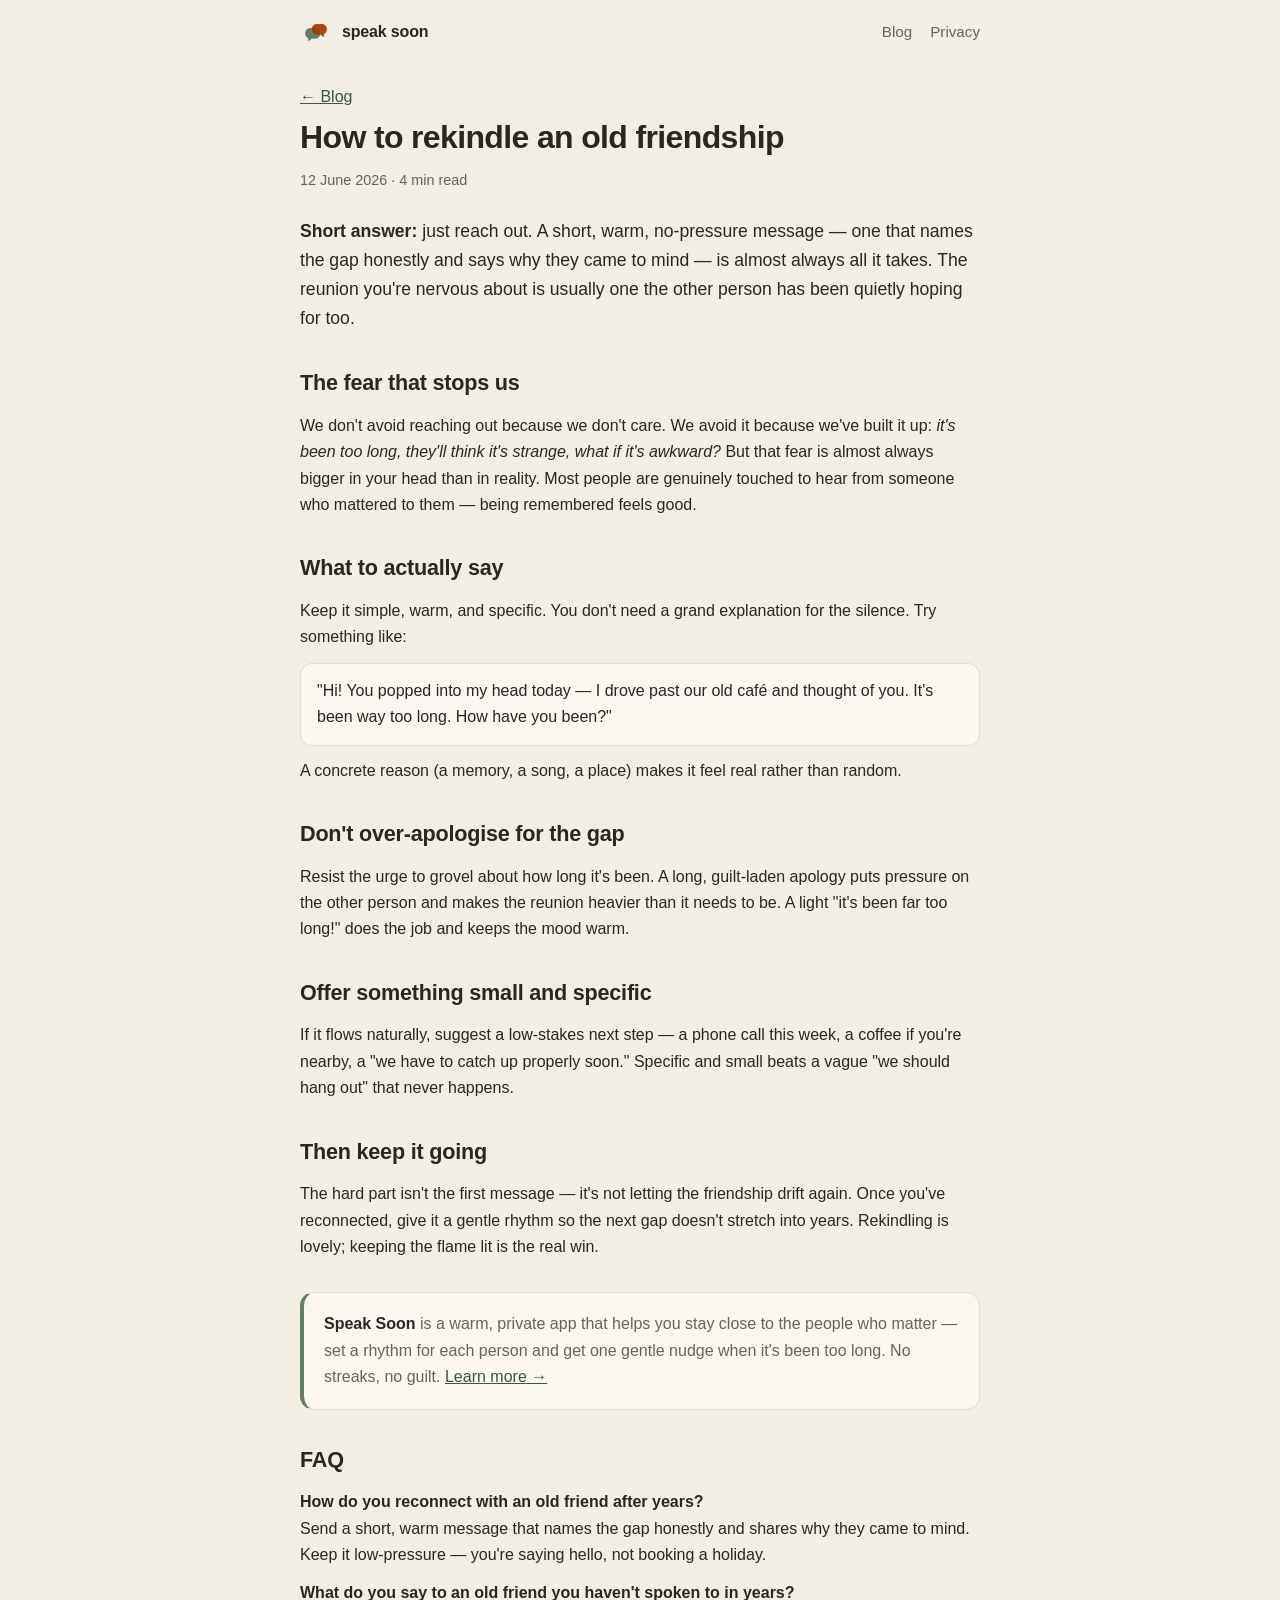
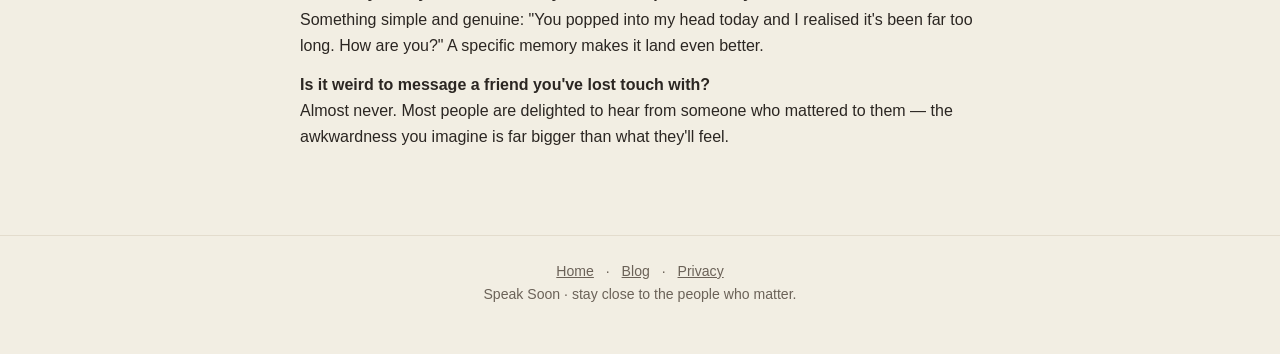
<file: blog/how-to-rekindle-an-old-friendship/index.html>
<!DOCTYPE html>
<html lang="en-GB">
<head>
<meta charset="utf-8">
<meta name="viewport" content="width=device-width, initial-scale=1">
<title>How to rekindle an old friendship | Speak Soon</title>
<meta name="description" content="Reconnecting with an old friend is almost always easier than you fear. A short, warm, no-pressure message — one that names the gap honestly — is all it takes. Here's exactly what to say.">
<link rel="canonical" href="https://chigoag.github.io/speaksoon/blog/how-to-rekindle-an-old-friendship/">
<link rel="icon" href="../../logo.png">
<meta property="og:type" content="article">
<meta property="og:title" content="How to rekindle an old friendship">
<meta property="og:description" content="It's easier than you fear. A short, warm, no-pressure message is all it takes — here's what to say.">
<meta property="og:url" content="https://chigoag.github.io/speaksoon/blog/how-to-rekindle-an-old-friendship/">
<meta property="og:image" content="https://chigoag.github.io/speaksoon/logo.png">
<meta name="twitter:card" content="summary">
<link rel="stylesheet" href="../../style.css">
<script type="application/ld+json">
{"@context":"https://schema.org","@type":"Article","headline":"How to rekindle an old friendship","description":"Reconnecting with an old friend is almost always easier than you fear. A short, warm, no-pressure message is all it takes.","datePublished":"2026-06-12","dateModified":"2026-06-12","author":{"@type":"Organization","name":"Speak Soon"},"publisher":{"@type":"Organization","name":"Speak Soon","logo":{"@type":"ImageObject","url":"https://chigoag.github.io/speaksoon/logo.png"}},"mainEntityOfPage":"https://chigoag.github.io/speaksoon/blog/how-to-rekindle-an-old-friendship/"}
</script>
<script type="application/ld+json">
{"@context":"https://schema.org","@type":"FAQPage","mainEntity":[{"@type":"Question","name":"How do you reconnect with an old friend after years?","acceptedAnswer":{"@type":"Answer","text":"Send a short, warm message that names the gap honestly and shares why they came to mind. Keep it low-pressure — you're saying hello, not booking a holiday."}},{"@type":"Question","name":"What do you say to an old friend you haven't spoken to in years?","acceptedAnswer":{"@type":"Answer","text":"Something simple and genuine, like: 'You popped into my head today and I realised it's been far too long. How are you?' A specific memory or reason makes it land even better."}},{"@type":"Question","name":"Is it weird to message a friend you've lost touch with?","acceptedAnswer":{"@type":"Answer","text":"Almost never. Most people are delighted to hear from someone who mattered to them. The awkwardness you imagine is far bigger than the awkwardness they'll feel."}}]}
</script>
<script type="application/ld+json">
{"@context":"https://schema.org","@type":"BreadcrumbList","itemListElement":[{"@type":"ListItem","position":1,"name":"Home","item":"https://chigoag.github.io/speaksoon/"},{"@type":"ListItem","position":2,"name":"Blog","item":"https://chigoag.github.io/speaksoon/blog/"},{"@type":"ListItem","position":3,"name":"How to rekindle an old friendship","item":"https://chigoag.github.io/speaksoon/blog/how-to-rekindle-an-old-friendship/"}]}
</script>
</head>
<body>

<nav class="nav">
  <a class="brand" href="../../"><img src="../../logo.png" alt="Speak Soon logo"><span>speak soon</span></a>
  <div class="links"><a href="../../blog/">Blog</a><a href="../../privacy/">Privacy</a></div>
</nav>

<main class="wrap">
  <article>
    <p class="muted" style="margin-bottom:4px;"><a href="../../blog/">← Blog</a></p>
    <h1>How to rekindle an old friendship</h1>
    <p class="meta">12 June 2026 · 4 min read</p>

    <p class="lead"><strong>Short answer:</strong> just reach out. A short, warm, no-pressure message — one
      that names the gap honestly and says why they came to mind — is almost always all it takes. The
      reunion you're nervous about is usually one the other person has been quietly hoping for too.</p>

    <h2>The fear that stops us</h2>
    <p>We don't avoid reaching out because we don't care. We avoid it because we've built it up: <em>it's
      been too long, they'll think it's strange, what if it's awkward?</em> But that fear is almost always
      bigger in your head than in reality. Most people are genuinely touched to hear from someone who
      mattered to them — being remembered feels good.</p>

    <h2>What to actually say</h2>
    <p>Keep it simple, warm, and specific. You don't need a grand explanation for the silence. Try
      something like:</p>
    <p style="background:var(--surface);border:1px solid var(--line);border-radius:12px;padding:14px 16px;">
      "Hi! You popped into my head today — I drove past our old café and thought of you. It's been way too
      long. How have you been?"</p>
    <p>A concrete reason (a memory, a song, a place) makes it feel real rather than random.</p>

    <h2>Don't over-apologise for the gap</h2>
    <p>Resist the urge to grovel about how long it's been. A long, guilt-laden apology puts pressure on the
      other person and makes the reunion heavier than it needs to be. A light "it's been far too long!" does
      the job and keeps the mood warm.</p>

    <h2>Offer something small and specific</h2>
    <p>If it flows naturally, suggest a low-stakes next step — a phone call this week, a coffee if you're
      nearby, a "we have to catch up properly soon." Specific and small beats a vague "we should hang out"
      that never happens.</p>

    <h2>Then keep it going</h2>
    <p>The hard part isn't the first message — it's not letting the friendship drift again. Once you've
      reconnected, give it a gentle rhythm so the next gap doesn't stretch into years. Rekindling is lovely;
      keeping the flame lit is the real win.</p>

    <div class="cta">
      <strong>Speak Soon</strong> is a warm, private app that helps you stay close to the people who matter
      — set a rhythm for each person and get one gentle nudge when it's been too long. No streaks, no guilt.
      <a href="../../">Learn more →</a>
    </div>

    <h2>FAQ</h2>
    <p><strong>How do you reconnect with an old friend after years?</strong><br>
      Send a short, warm message that names the gap honestly and shares why they came to mind. Keep it
      low-pressure — you're saying hello, not booking a holiday.</p>
    <p><strong>What do you say to an old friend you haven't spoken to in years?</strong><br>
      Something simple and genuine: "You popped into my head today and I realised it's been far too long.
      How are you?" A specific memory makes it land even better.</p>
    <p><strong>Is it weird to message a friend you've lost touch with?</strong><br>
      Almost never. Most people are delighted to hear from someone who mattered to them — the awkwardness
      you imagine is far bigger than what they'll feel.</p>
  </article>
</main>

<footer>
  <div class="inner">
    <a href="../../">Home</a> · <a href="../../blog/">Blog</a> · <a href="../../privacy/">Privacy</a><br>
    Speak Soon · stay close to the people who matter.
  </div>
</footer>

</body>
</html>
</file>
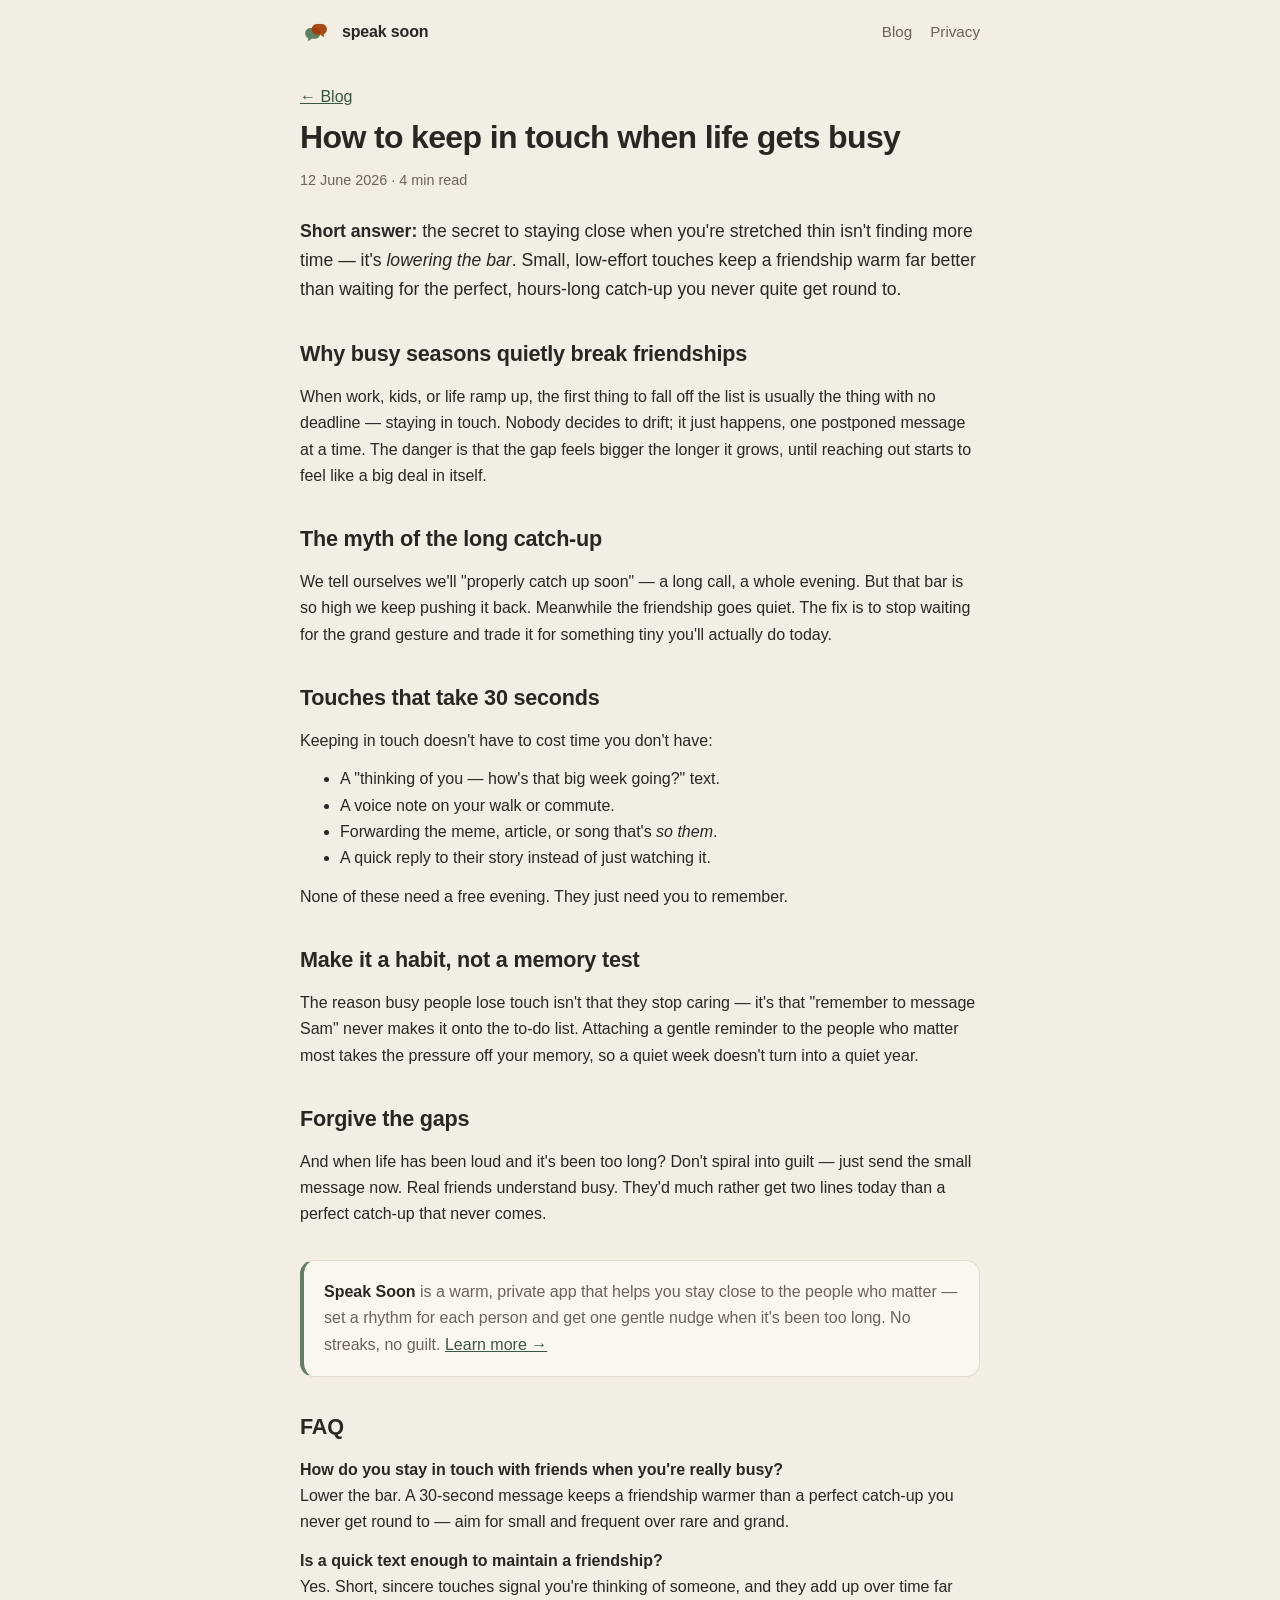
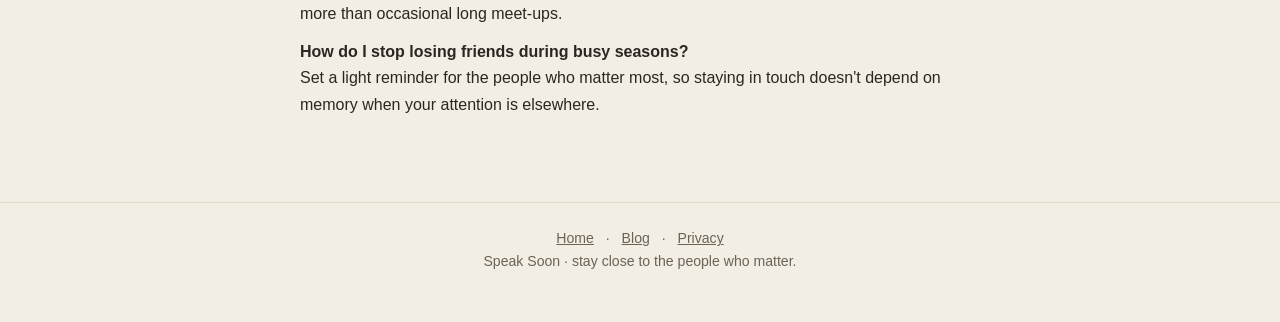
<file: blog/keeping-in-touch-when-life-gets-busy/index.html>
<!DOCTYPE html>
<html lang="en-GB">
<head>
<meta charset="utf-8">
<meta name="viewport" content="width=device-width, initial-scale=1">
<title>How to keep in touch when life gets busy | Speak Soon</title>
<meta name="description" content="When you're stretched thin, the secret to staying close isn't more time — it's lowering the bar. Small, low-effort touches keep friendships alive better than waiting for the perfect catch-up.">
<link rel="canonical" href="https://chigoag.github.io/speaksoon/blog/keeping-in-touch-when-life-gets-busy/">
<link rel="icon" href="../../logo.png">
<meta property="og:type" content="article">
<meta property="og:title" content="How to keep in touch when life gets busy">
<meta property="og:description" content="The secret isn't more time — it's lowering the bar. Small touches beat the perfect catch-up.">
<meta property="og:url" content="https://chigoag.github.io/speaksoon/blog/keeping-in-touch-when-life-gets-busy/">
<meta property="og:image" content="https://chigoag.github.io/speaksoon/logo.png">
<meta name="twitter:card" content="summary">
<link rel="stylesheet" href="../../style.css">
<script type="application/ld+json">
{"@context":"https://schema.org","@type":"Article","headline":"How to keep in touch when life gets busy","description":"When you're stretched thin, the secret to staying close isn't more time — it's lowering the bar.","datePublished":"2026-06-12","dateModified":"2026-06-12","author":{"@type":"Organization","name":"Speak Soon"},"publisher":{"@type":"Organization","name":"Speak Soon","logo":{"@type":"ImageObject","url":"https://chigoag.github.io/speaksoon/logo.png"}},"mainEntityOfPage":"https://chigoag.github.io/speaksoon/blog/keeping-in-touch-when-life-gets-busy/"}
</script>
<script type="application/ld+json">
{"@context":"https://schema.org","@type":"FAQPage","mainEntity":[{"@type":"Question","name":"How do you stay in touch with friends when you're really busy?","acceptedAnswer":{"@type":"Answer","text":"Lower the bar. A 30-second message keeps a friendship warmer than a perfect catch-up you never get round to. Aim for small and frequent over rare and grand."}},{"@type":"Question","name":"Is a quick text enough to maintain a friendship?","acceptedAnswer":{"@type":"Answer","text":"Yes. Short, sincere touches signal you're thinking of someone, and they add up over time far more than occasional long meet-ups."}},{"@type":"Question","name":"How do I stop losing friends during busy seasons of life?","acceptedAnswer":{"@type":"Answer","text":"Set a light reminder for the people who matter most, so staying in touch doesn't depend on memory when your attention is elsewhere."}}]}
</script>
<script type="application/ld+json">
{"@context":"https://schema.org","@type":"BreadcrumbList","itemListElement":[{"@type":"ListItem","position":1,"name":"Home","item":"https://chigoag.github.io/speaksoon/"},{"@type":"ListItem","position":2,"name":"Blog","item":"https://chigoag.github.io/speaksoon/blog/"},{"@type":"ListItem","position":3,"name":"How to keep in touch when life gets busy","item":"https://chigoag.github.io/speaksoon/blog/keeping-in-touch-when-life-gets-busy/"}]}
</script>
</head>
<body>

<nav class="nav">
  <a class="brand" href="../../"><img src="../../logo.png" alt="Speak Soon logo"><span>speak soon</span></a>
  <div class="links"><a href="../../blog/">Blog</a><a href="../../privacy/">Privacy</a></div>
</nav>

<main class="wrap">
  <article>
    <p class="muted" style="margin-bottom:4px;"><a href="../../blog/">← Blog</a></p>
    <h1>How to keep in touch when life gets busy</h1>
    <p class="meta">12 June 2026 · 4 min read</p>

    <p class="lead"><strong>Short answer:</strong> the secret to staying close when you're stretched thin
      isn't finding more time — it's <em>lowering the bar</em>. Small, low-effort touches keep a friendship
      warm far better than waiting for the perfect, hours-long catch-up you never quite get round to.</p>

    <h2>Why busy seasons quietly break friendships</h2>
    <p>When work, kids, or life ramp up, the first thing to fall off the list is usually the thing with no
      deadline — staying in touch. Nobody decides to drift; it just happens, one postponed message at a
      time. The danger is that the gap feels bigger the longer it grows, until reaching out starts to feel
      like a big deal in itself.</p>

    <h2>The myth of the long catch-up</h2>
    <p>We tell ourselves we'll "properly catch up soon" — a long call, a whole evening. But that bar is so
      high we keep pushing it back. Meanwhile the friendship goes quiet. The fix is to stop waiting for the
      grand gesture and trade it for something tiny you'll actually do today.</p>

    <h2>Touches that take 30 seconds</h2>
    <p>Keeping in touch doesn't have to cost time you don't have:</p>
    <ul>
      <li>A "thinking of you — how's that big week going?" text.</li>
      <li>A voice note on your walk or commute.</li>
      <li>Forwarding the meme, article, or song that's <em>so them</em>.</li>
      <li>A quick reply to their story instead of just watching it.</li>
    </ul>
    <p>None of these need a free evening. They just need you to remember.</p>

    <h2>Make it a habit, not a memory test</h2>
    <p>The reason busy people lose touch isn't that they stop caring — it's that "remember to message Sam"
      never makes it onto the to-do list. Attaching a gentle reminder to the people who matter most takes
      the pressure off your memory, so a quiet week doesn't turn into a quiet year.</p>

    <h2>Forgive the gaps</h2>
    <p>And when life has been loud and it's been too long? Don't spiral into guilt — just send the small
      message now. Real friends understand busy. They'd much rather get two lines today than a perfect
      catch-up that never comes.</p>

    <div class="cta">
      <strong>Speak Soon</strong> is a warm, private app that helps you stay close to the people who matter
      — set a rhythm for each person and get one gentle nudge when it's been too long. No streaks, no guilt.
      <a href="../../">Learn more →</a>
    </div>

    <h2>FAQ</h2>
    <p><strong>How do you stay in touch with friends when you're really busy?</strong><br>
      Lower the bar. A 30-second message keeps a friendship warmer than a perfect catch-up you never get
      round to — aim for small and frequent over rare and grand.</p>
    <p><strong>Is a quick text enough to maintain a friendship?</strong><br>
      Yes. Short, sincere touches signal you're thinking of someone, and they add up over time far more than
      occasional long meet-ups.</p>
    <p><strong>How do I stop losing friends during busy seasons?</strong><br>
      Set a light reminder for the people who matter most, so staying in touch doesn't depend on memory when
      your attention is elsewhere.</p>
  </article>
</main>

<footer>
  <div class="inner">
    <a href="../../">Home</a> · <a href="../../blog/">Blog</a> · <a href="../../privacy/">Privacy</a><br>
    Speak Soon · stay close to the people who matter.
  </div>
</footer>

</body>
</html>
</file>
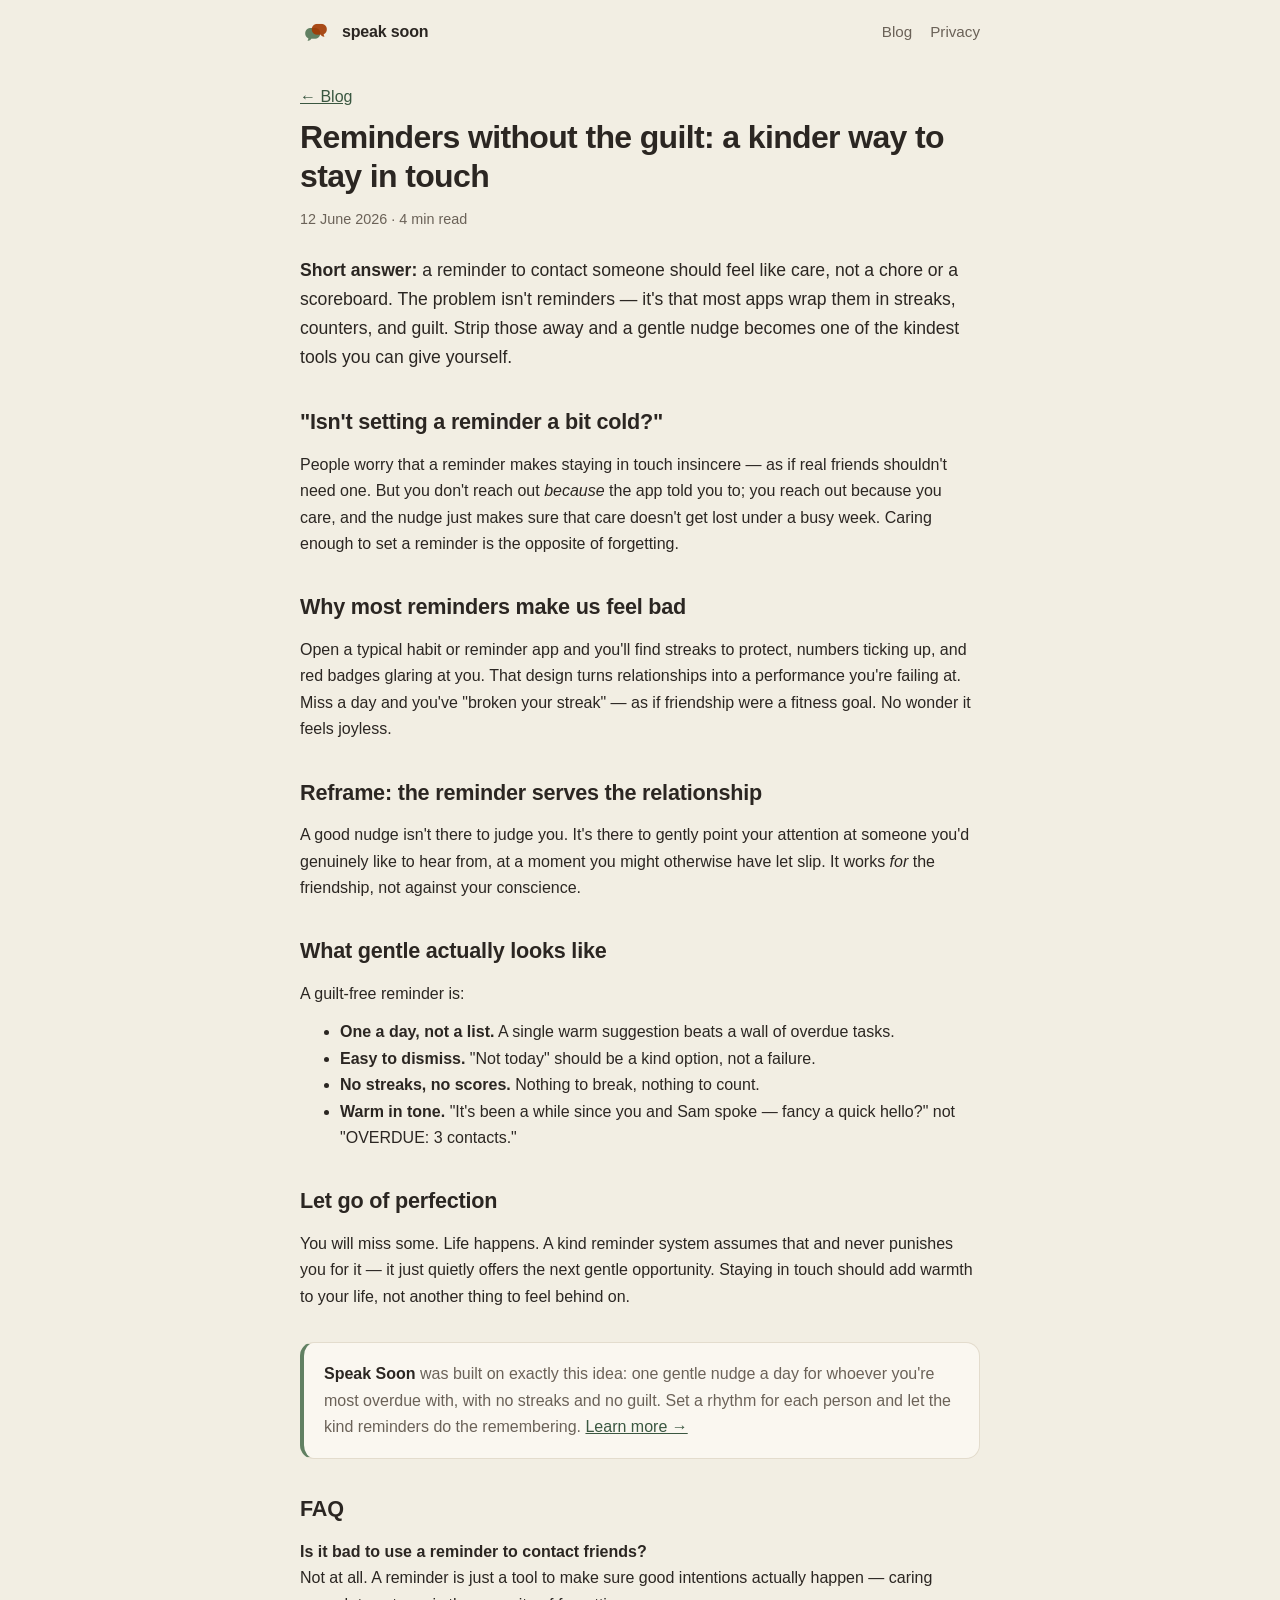
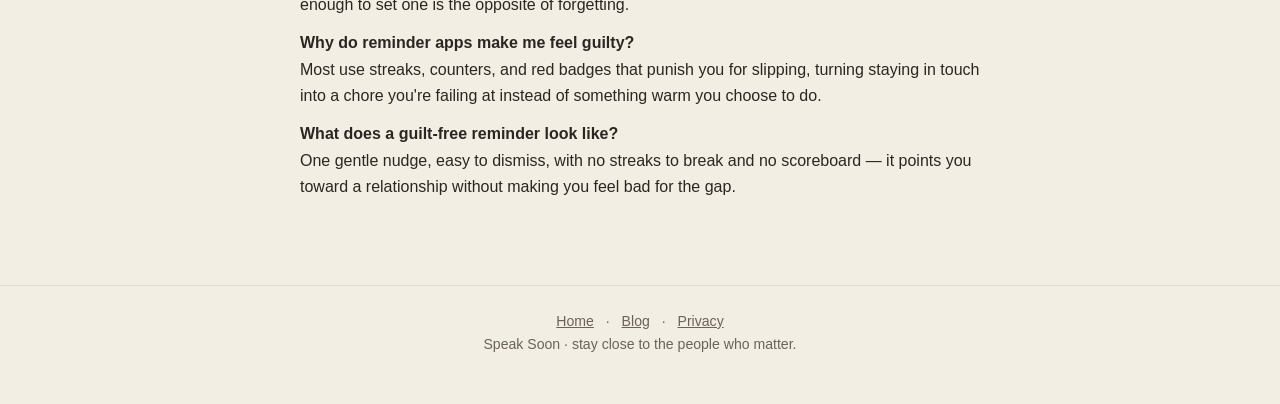
<file: blog/reminders-without-the-guilt/index.html>
<!DOCTYPE html>
<html lang="en-GB">
<head>
<meta charset="utf-8">
<meta name="viewport" content="width=device-width, initial-scale=1">
<title>Reminders without the guilt: a kinder way to stay in touch | Speak Soon</title>
<meta name="description" content="A reminder to contact someone should feel like care, not a chore or a scoreboard. Why most reminder apps make us feel bad — and what a gentler, guilt-free approach looks like.">
<link rel="canonical" href="https://chigoag.github.io/speaksoon/blog/reminders-without-the-guilt/">
<link rel="icon" href="../../logo.png">
<meta property="og:type" content="article">
<meta property="og:title" content="Reminders without the guilt: a kinder way to stay in touch">
<meta property="og:description" content="A reminder to contact someone should feel like care, not a chore or a scoreboard. Here's the gentler way.">
<meta property="og:url" content="https://chigoag.github.io/speaksoon/blog/reminders-without-the-guilt/">
<meta property="og:image" content="https://chigoag.github.io/speaksoon/logo.png">
<meta name="twitter:card" content="summary">
<link rel="stylesheet" href="../../style.css">
<script type="application/ld+json">
{"@context":"https://schema.org","@type":"Article","headline":"Reminders without the guilt: a kinder way to stay in touch","description":"A reminder to contact someone should feel like care, not a chore or a scoreboard. A gentler, guilt-free approach to staying in touch.","datePublished":"2026-06-12","dateModified":"2026-06-12","author":{"@type":"Organization","name":"Speak Soon"},"publisher":{"@type":"Organization","name":"Speak Soon","logo":{"@type":"ImageObject","url":"https://chigoag.github.io/speaksoon/logo.png"}},"mainEntityOfPage":"https://chigoag.github.io/speaksoon/blog/reminders-without-the-guilt/"}
</script>
<script type="application/ld+json">
{"@context":"https://schema.org","@type":"FAQPage","mainEntity":[{"@type":"Question","name":"Is it bad to use a reminder to contact friends?","acceptedAnswer":{"@type":"Answer","text":"Not at all. A reminder isn't insincere — it's just a tool to make sure good intentions actually happen. Caring enough to set one is the opposite of forgetting."}},{"@type":"Question","name":"Why do reminder apps make me feel guilty?","acceptedAnswer":{"@type":"Answer","text":"Most use streaks, counters, and red badges that punish you for slipping. That turns staying in touch into a chore you're failing at, instead of something warm you choose to do."}},{"@type":"Question","name":"What does a guilt-free reminder look like?","acceptedAnswer":{"@type":"Answer","text":"One gentle nudge, easy to dismiss, with no streaks to break and no scoreboard. It points you toward a relationship without making you feel bad for the gap."}}]}
</script>
<script type="application/ld+json">
{"@context":"https://schema.org","@type":"BreadcrumbList","itemListElement":[{"@type":"ListItem","position":1,"name":"Home","item":"https://chigoag.github.io/speaksoon/"},{"@type":"ListItem","position":2,"name":"Blog","item":"https://chigoag.github.io/speaksoon/blog/"},{"@type":"ListItem","position":3,"name":"Reminders without the guilt: a kinder way to stay in touch","item":"https://chigoag.github.io/speaksoon/blog/reminders-without-the-guilt/"}]}
</script>
</head>
<body>

<nav class="nav">
  <a class="brand" href="../../"><img src="../../logo.png" alt="Speak Soon logo"><span>speak soon</span></a>
  <div class="links"><a href="../../blog/">Blog</a><a href="../../privacy/">Privacy</a></div>
</nav>

<main class="wrap">
  <article>
    <p class="muted" style="margin-bottom:4px;"><a href="../../blog/">← Blog</a></p>
    <h1>Reminders without the guilt: a kinder way to stay in touch</h1>
    <p class="meta">12 June 2026 · 4 min read</p>

    <p class="lead"><strong>Short answer:</strong> a reminder to contact someone should feel like care, not
      a chore or a scoreboard. The problem isn't reminders — it's that most apps wrap them in streaks,
      counters, and guilt. Strip those away and a gentle nudge becomes one of the kindest tools you can give
      yourself.</p>

    <h2>"Isn't setting a reminder a bit cold?"</h2>
    <p>People worry that a reminder makes staying in touch insincere — as if real friends shouldn't need
      one. But you don't reach out <em>because</em> the app told you to; you reach out because you care, and
      the nudge just makes sure that care doesn't get lost under a busy week. Caring enough to set a reminder
      is the opposite of forgetting.</p>

    <h2>Why most reminders make us feel bad</h2>
    <p>Open a typical habit or reminder app and you'll find streaks to protect, numbers ticking up, and red
      badges glaring at you. That design turns relationships into a performance you're failing at. Miss a
      day and you've "broken your streak" — as if friendship were a fitness goal. No wonder it feels
      joyless.</p>

    <h2>Reframe: the reminder serves the relationship</h2>
    <p>A good nudge isn't there to judge you. It's there to gently point your attention at someone you'd
      genuinely like to hear from, at a moment you might otherwise have let slip. It works <em>for</em> the
      friendship, not against your conscience.</p>

    <h2>What gentle actually looks like</h2>
    <p>A guilt-free reminder is:</p>
    <ul>
      <li><strong>One a day, not a list.</strong> A single warm suggestion beats a wall of overdue tasks.</li>
      <li><strong>Easy to dismiss.</strong> "Not today" should be a kind option, not a failure.</li>
      <li><strong>No streaks, no scores.</strong> Nothing to break, nothing to count.</li>
      <li><strong>Warm in tone.</strong> "It's been a while since you and Sam spoke — fancy a quick hello?"
        not "OVERDUE: 3 contacts."</li>
    </ul>

    <h2>Let go of perfection</h2>
    <p>You will miss some. Life happens. A kind reminder system assumes that and never punishes you for it —
      it just quietly offers the next gentle opportunity. Staying in touch should add warmth to your life,
      not another thing to feel behind on.</p>

    <div class="cta">
      <strong>Speak Soon</strong> was built on exactly this idea: one gentle nudge a day for whoever you're
      most overdue with, with no streaks and no guilt. Set a rhythm for each person and let the kind
      reminders do the remembering. <a href="../../">Learn more →</a>
    </div>

    <h2>FAQ</h2>
    <p><strong>Is it bad to use a reminder to contact friends?</strong><br>
      Not at all. A reminder is just a tool to make sure good intentions actually happen — caring enough to
      set one is the opposite of forgetting.</p>
    <p><strong>Why do reminder apps make me feel guilty?</strong><br>
      Most use streaks, counters, and red badges that punish you for slipping, turning staying in touch into
      a chore you're failing at instead of something warm you choose to do.</p>
    <p><strong>What does a guilt-free reminder look like?</strong><br>
      One gentle nudge, easy to dismiss, with no streaks to break and no scoreboard — it points you toward a
      relationship without making you feel bad for the gap.</p>
  </article>
</main>

<footer>
  <div class="inner">
    <a href="../../">Home</a> · <a href="../../blog/">Blog</a> · <a href="../../privacy/">Privacy</a><br>
    Speak Soon · stay close to the people who matter.
  </div>
</footer>

</body>
</html>
</file>
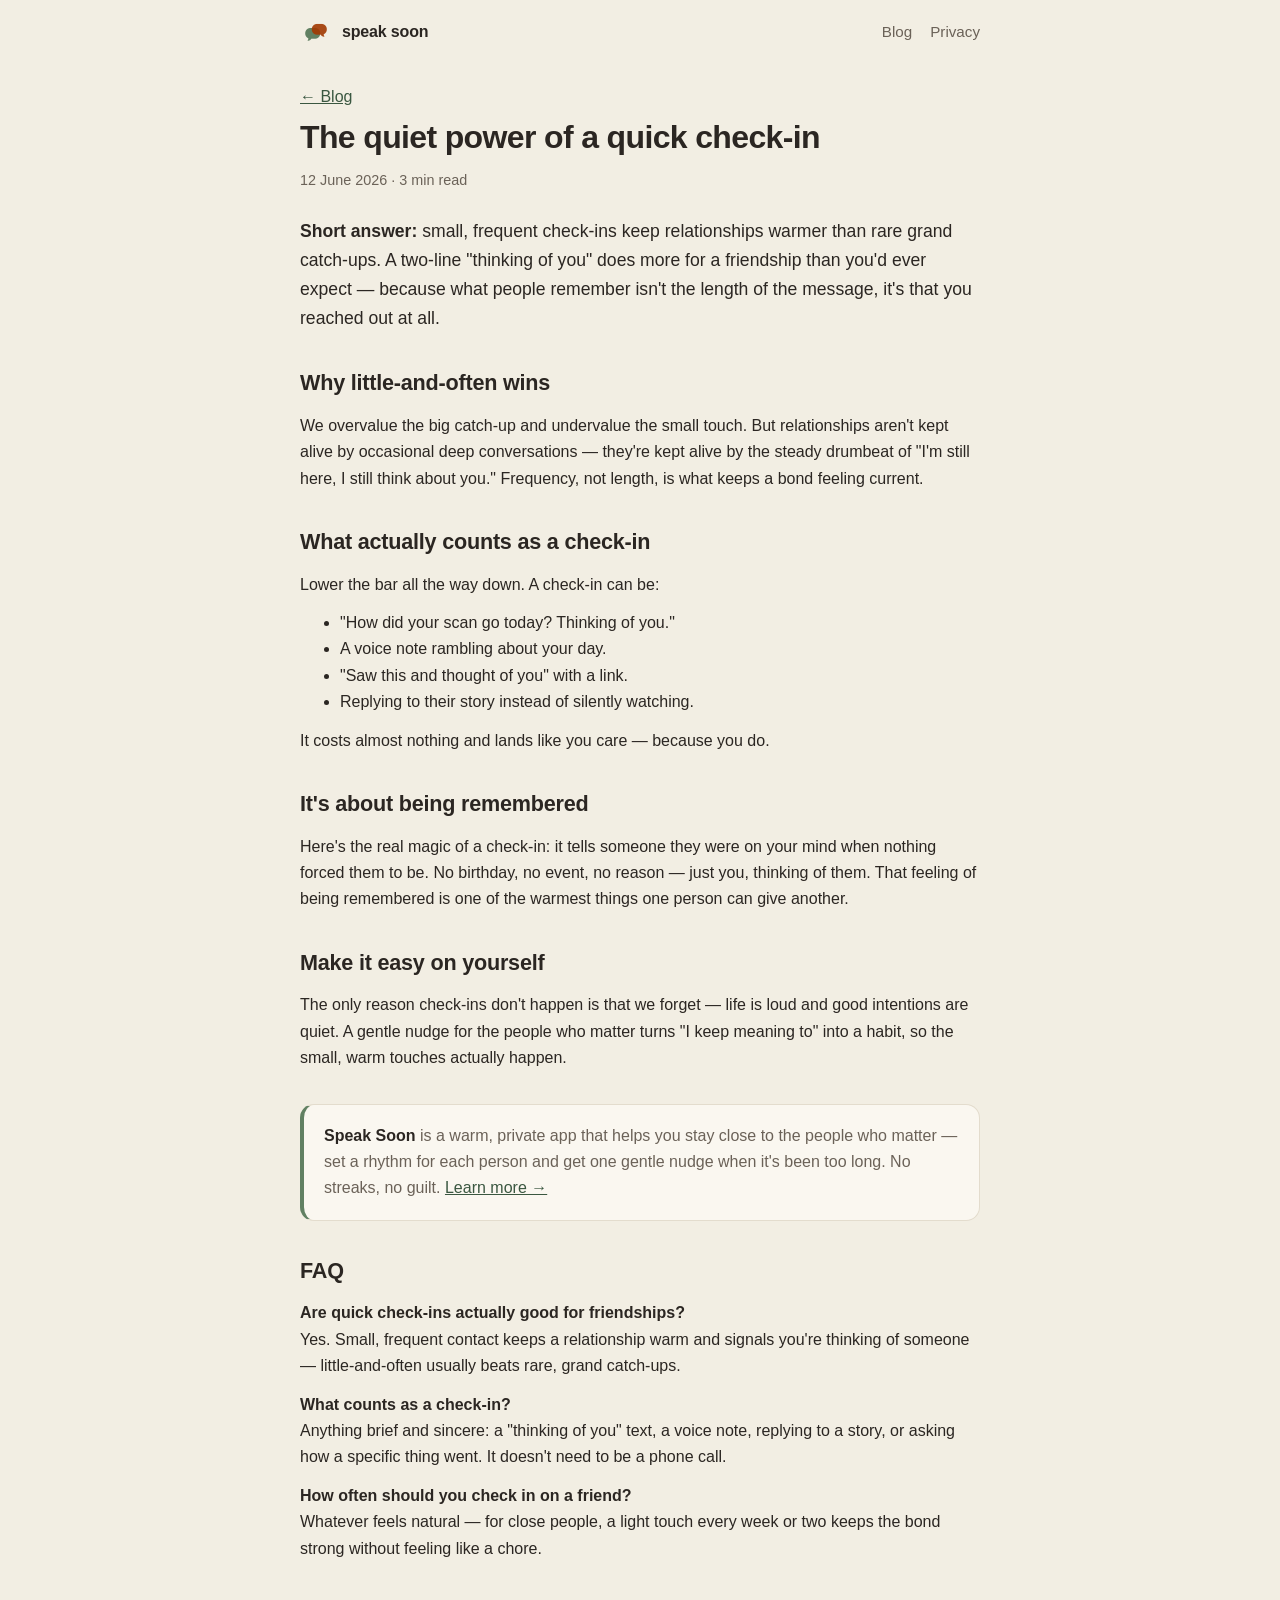
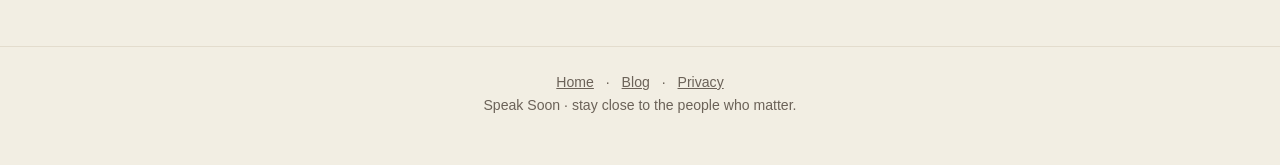
<file: blog/the-value-of-a-quick-check-in/index.html>
<!DOCTYPE html>
<html lang="en-GB">
<head>
<meta charset="utf-8">
<meta name="viewport" content="width=device-width, initial-scale=1">
<title>The quiet power of a quick check-in | Speak Soon</title>
<meta name="description" content="Small, frequent check-ins keep relationships warmer than rare grand catch-ups. Why a 'thinking of you' text matters more than you'd expect — and how to make little-and-often your default.">
<link rel="canonical" href="https://chigoag.github.io/speaksoon/blog/the-value-of-a-quick-check-in/">
<link rel="icon" href="../../logo.png">
<meta property="og:type" content="article">
<meta property="og:title" content="The quiet power of a quick check-in">
<meta property="og:description" content="Small and frequent beats rare and grand. Why a 'thinking of you' text matters more than you'd expect.">
<meta property="og:url" content="https://chigoag.github.io/speaksoon/blog/the-value-of-a-quick-check-in/">
<meta property="og:image" content="https://chigoag.github.io/speaksoon/logo.png">
<meta name="twitter:card" content="summary">
<link rel="stylesheet" href="../../style.css">
<script type="application/ld+json">
{"@context":"https://schema.org","@type":"Article","headline":"The quiet power of a quick check-in","description":"Small, frequent check-ins keep relationships warmer than rare grand catch-ups.","datePublished":"2026-06-12","dateModified":"2026-06-12","author":{"@type":"Organization","name":"Speak Soon"},"publisher":{"@type":"Organization","name":"Speak Soon","logo":{"@type":"ImageObject","url":"https://chigoag.github.io/speaksoon/logo.png"}},"mainEntityOfPage":"https://chigoag.github.io/speaksoon/blog/the-value-of-a-quick-check-in/"}
</script>
<script type="application/ld+json">
{"@context":"https://schema.org","@type":"FAQPage","mainEntity":[{"@type":"Question","name":"Are quick check-ins actually good for friendships?","acceptedAnswer":{"@type":"Answer","text":"Yes. Small, frequent contact keeps a relationship warm and signals you're thinking of someone. Little-and-often usually beats rare, grand catch-ups for keeping people close."}},{"@type":"Question","name":"What counts as a check-in?","acceptedAnswer":{"@type":"Answer","text":"Anything brief and sincere: a 'thinking of you' text, a voice note, replying to a story, or asking how a specific thing went. It doesn't need to be a phone call."}},{"@type":"Question","name":"How often should you check in on a friend?","acceptedAnswer":{"@type":"Answer","text":"Whatever feels natural for that friendship — for close people, a light touch every week or two keeps the bond strong without feeling like a chore."}}]}
</script>
<script type="application/ld+json">
{"@context":"https://schema.org","@type":"BreadcrumbList","itemListElement":[{"@type":"ListItem","position":1,"name":"Home","item":"https://chigoag.github.io/speaksoon/"},{"@type":"ListItem","position":2,"name":"Blog","item":"https://chigoag.github.io/speaksoon/blog/"},{"@type":"ListItem","position":3,"name":"The quiet power of a quick check-in","item":"https://chigoag.github.io/speaksoon/blog/the-value-of-a-quick-check-in/"}]}
</script>
</head>
<body>

<nav class="nav">
  <a class="brand" href="../../"><img src="../../logo.png" alt="Speak Soon logo"><span>speak soon</span></a>
  <div class="links"><a href="../../blog/">Blog</a><a href="../../privacy/">Privacy</a></div>
</nav>

<main class="wrap">
  <article>
    <p class="muted" style="margin-bottom:4px;"><a href="../../blog/">← Blog</a></p>
    <h1>The quiet power of a quick check-in</h1>
    <p class="meta">12 June 2026 · 3 min read</p>

    <p class="lead"><strong>Short answer:</strong> small, frequent check-ins keep relationships warmer than
      rare grand catch-ups. A two-line "thinking of you" does more for a friendship than you'd ever expect —
      because what people remember isn't the length of the message, it's that you reached out at all.</p>

    <h2>Why little-and-often wins</h2>
    <p>We overvalue the big catch-up and undervalue the small touch. But relationships aren't kept alive by
      occasional deep conversations — they're kept alive by the steady drumbeat of "I'm still here, I still
      think about you." Frequency, not length, is what keeps a bond feeling current.</p>

    <h2>What actually counts as a check-in</h2>
    <p>Lower the bar all the way down. A check-in can be:</p>
    <ul>
      <li>"How did your scan go today? Thinking of you."</li>
      <li>A voice note rambling about your day.</li>
      <li>"Saw this and thought of you" with a link.</li>
      <li>Replying to their story instead of silently watching.</li>
    </ul>
    <p>It costs almost nothing and lands like you care — because you do.</p>

    <h2>It's about being remembered</h2>
    <p>Here's the real magic of a check-in: it tells someone they were on your mind when nothing forced them
      to be. No birthday, no event, no reason — just you, thinking of them. That feeling of being remembered
      is one of the warmest things one person can give another.</p>

    <h2>Make it easy on yourself</h2>
    <p>The only reason check-ins don't happen is that we forget — life is loud and good intentions are
      quiet. A gentle nudge for the people who matter turns "I keep meaning to" into a habit, so the small,
      warm touches actually happen.</p>

    <div class="cta">
      <strong>Speak Soon</strong> is a warm, private app that helps you stay close to the people who matter
      — set a rhythm for each person and get one gentle nudge when it's been too long. No streaks, no guilt.
      <a href="../../">Learn more →</a>
    </div>

    <h2>FAQ</h2>
    <p><strong>Are quick check-ins actually good for friendships?</strong><br>
      Yes. Small, frequent contact keeps a relationship warm and signals you're thinking of someone —
      little-and-often usually beats rare, grand catch-ups.</p>
    <p><strong>What counts as a check-in?</strong><br>
      Anything brief and sincere: a "thinking of you" text, a voice note, replying to a story, or asking how
      a specific thing went. It doesn't need to be a phone call.</p>
    <p><strong>How often should you check in on a friend?</strong><br>
      Whatever feels natural — for close people, a light touch every week or two keeps the bond strong
      without feeling like a chore.</p>
  </article>
</main>

<footer>
  <div class="inner">
    <a href="../../">Home</a> · <a href="../../blog/">Blog</a> · <a href="../../privacy/">Privacy</a><br>
    Speak Soon · stay close to the people who matter.
  </div>
</footer>

</body>
</html>
</file>
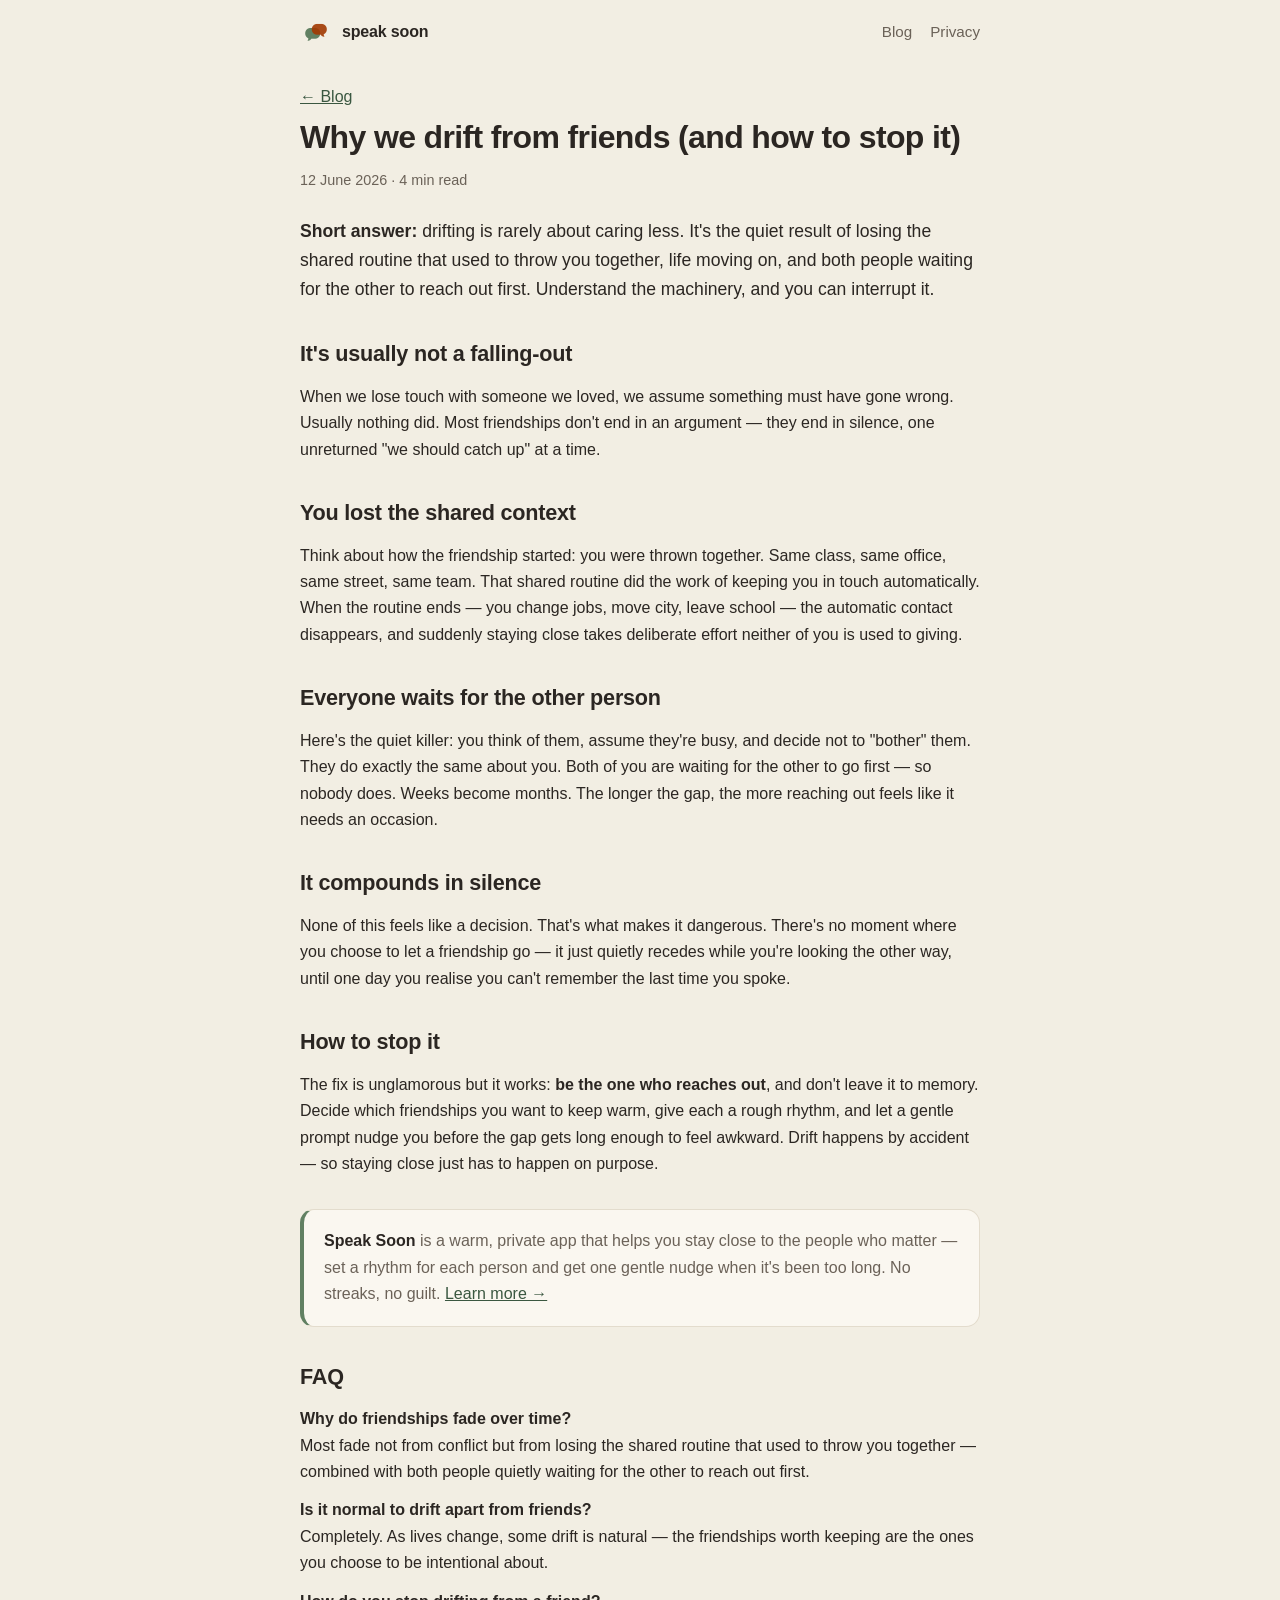
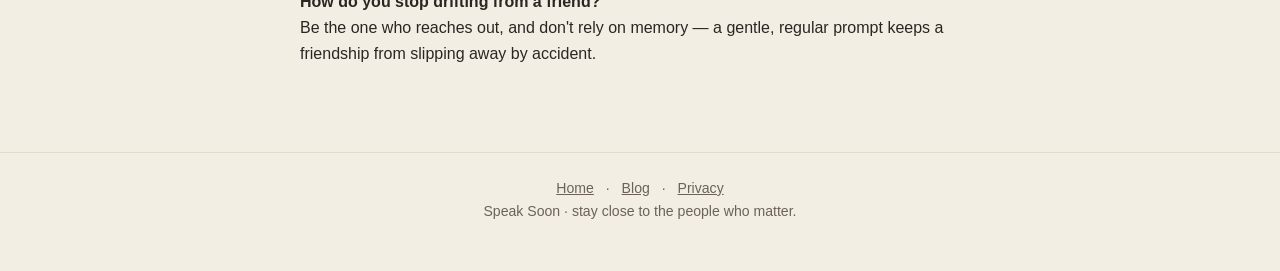
<file: blog/why-we-drift-from-friends/index.html>
<!DOCTYPE html>
<html lang="en-GB">
<head>
<meta charset="utf-8">
<meta name="viewport" content="width=device-width, initial-scale=1">
<title>Why we drift from friends (and how to stop it) | Speak Soon</title>
<meta name="description" content="Drifting from friends is rarely about caring less. It's the quiet result of losing a shared routine, life moving on, and both people waiting for the other to reach out. Here's why it happens — and what helps.">
<link rel="canonical" href="https://chigoag.github.io/speaksoon/blog/why-we-drift-from-friends/">
<link rel="icon" href="../../logo.png">
<meta property="og:type" content="article">
<meta property="og:title" content="Why we drift from friends (and how to stop it)">
<meta property="og:description" content="Drifting is rarely about caring less. Here's the quiet machinery behind it — and what helps.">
<meta property="og:url" content="https://chigoag.github.io/speaksoon/blog/why-we-drift-from-friends/">
<meta property="og:image" content="https://chigoag.github.io/speaksoon/logo.png">
<meta name="twitter:card" content="summary">
<link rel="stylesheet" href="../../style.css">
<script type="application/ld+json">
{"@context":"https://schema.org","@type":"Article","headline":"Why we drift from friends (and how to stop it)","description":"Drifting from friends is rarely about caring less — it's the quiet result of losing a shared routine and both people waiting for the other to reach out.","datePublished":"2026-06-12","dateModified":"2026-06-12","author":{"@type":"Organization","name":"Speak Soon"},"publisher":{"@type":"Organization","name":"Speak Soon","logo":{"@type":"ImageObject","url":"https://chigoag.github.io/speaksoon/logo.png"}},"mainEntityOfPage":"https://chigoag.github.io/speaksoon/blog/why-we-drift-from-friends/"}
</script>
<script type="application/ld+json">
{"@context":"https://schema.org","@type":"FAQPage","mainEntity":[{"@type":"Question","name":"Why do friendships fade over time?","acceptedAnswer":{"@type":"Answer","text":"Most friendships fade not from conflict but from losing the shared routine that used to throw you together — school, work, a neighbourhood — combined with both people quietly waiting for the other to reach out first."}},{"@type":"Question","name":"Is it normal to drift apart from friends?","acceptedAnswer":{"@type":"Answer","text":"Completely. As lives change, some drift is natural. The friendships worth keeping are the ones you choose to be intentional about."}},{"@type":"Question","name":"How do you stop drifting from a friend?","acceptedAnswer":{"@type":"Answer","text":"Be the one who reaches out, and don't rely on memory — a gentle, regular prompt to check in keeps a friendship from slipping away by accident."}}]}
</script>
<script type="application/ld+json">
{"@context":"https://schema.org","@type":"BreadcrumbList","itemListElement":[{"@type":"ListItem","position":1,"name":"Home","item":"https://chigoag.github.io/speaksoon/"},{"@type":"ListItem","position":2,"name":"Blog","item":"https://chigoag.github.io/speaksoon/blog/"},{"@type":"ListItem","position":3,"name":"Why we drift from friends (and how to stop it)","item":"https://chigoag.github.io/speaksoon/blog/why-we-drift-from-friends/"}]}
</script>
</head>
<body>

<nav class="nav">
  <a class="brand" href="../../"><img src="../../logo.png" alt="Speak Soon logo"><span>speak soon</span></a>
  <div class="links"><a href="../../blog/">Blog</a><a href="../../privacy/">Privacy</a></div>
</nav>

<main class="wrap">
  <article>
    <p class="muted" style="margin-bottom:4px;"><a href="../../blog/">← Blog</a></p>
    <h1>Why we drift from friends (and how to stop it)</h1>
    <p class="meta">12 June 2026 · 4 min read</p>

    <p class="lead"><strong>Short answer:</strong> drifting is rarely about caring less. It's the quiet
      result of losing the shared routine that used to throw you together, life moving on, and both people
      waiting for the other to reach out first. Understand the machinery, and you can interrupt it.</p>

    <h2>It's usually not a falling-out</h2>
    <p>When we lose touch with someone we loved, we assume something must have gone wrong. Usually nothing
      did. Most friendships don't end in an argument — they end in silence, one unreturned "we should catch
      up" at a time.</p>

    <h2>You lost the shared context</h2>
    <p>Think about how the friendship started: you were thrown together. Same class, same office, same
      street, same team. That shared routine did the work of keeping you in touch automatically. When the
      routine ends — you change jobs, move city, leave school — the automatic contact disappears, and
      suddenly staying close takes deliberate effort neither of you is used to giving.</p>

    <h2>Everyone waits for the other person</h2>
    <p>Here's the quiet killer: you think of them, assume they're busy, and decide not to "bother" them.
      They do exactly the same about you. Both of you are waiting for the other to go first — so nobody
      does. Weeks become months. The longer the gap, the more reaching out feels like it needs an occasion.</p>

    <h2>It compounds in silence</h2>
    <p>None of this feels like a decision. That's what makes it dangerous. There's no moment where you
      choose to let a friendship go — it just quietly recedes while you're looking the other way, until one
      day you realise you can't remember the last time you spoke.</p>

    <h2>How to stop it</h2>
    <p>The fix is unglamorous but it works: <strong>be the one who reaches out</strong>, and don't leave it
      to memory. Decide which friendships you want to keep warm, give each a rough rhythm, and let a gentle
      prompt nudge you before the gap gets long enough to feel awkward. Drift happens by accident — so
      staying close just has to happen on purpose.</p>

    <div class="cta">
      <strong>Speak Soon</strong> is a warm, private app that helps you stay close to the people who matter
      — set a rhythm for each person and get one gentle nudge when it's been too long. No streaks, no guilt.
      <a href="../../">Learn more →</a>
    </div>

    <h2>FAQ</h2>
    <p><strong>Why do friendships fade over time?</strong><br>
      Most fade not from conflict but from losing the shared routine that used to throw you together —
      combined with both people quietly waiting for the other to reach out first.</p>
    <p><strong>Is it normal to drift apart from friends?</strong><br>
      Completely. As lives change, some drift is natural — the friendships worth keeping are the ones you
      choose to be intentional about.</p>
    <p><strong>How do you stop drifting from a friend?</strong><br>
      Be the one who reaches out, and don't rely on memory — a gentle, regular prompt keeps a friendship
      from slipping away by accident.</p>
  </article>
</main>

<footer>
  <div class="inner">
    <a href="../../">Home</a> · <a href="../../blog/">Blog</a> · <a href="../../privacy/">Privacy</a><br>
    Speak Soon · stay close to the people who matter.
  </div>
</footer>

</body>
</html>
</file>
<file: style.css>
:root {
  --bg: #f2eee3;
  --surface: #faf7f0;
  --ink: #2b2622;
  --muted: #6b6258;
  --sage: #618062;
  --sage-ink: #3a5740;
  --terracotta: #a13800;
  --line: #e3dccd;
}
* { box-sizing: border-box; }
html { -webkit-text-size-adjust: 100%; scroll-behavior: smooth; }
body {
  margin: 0;
  background: var(--bg);
  color: var(--ink);
  font-family: -apple-system, BlinkMacSystemFont, "Segoe UI", Roboto, Helvetica, Arial, sans-serif;
  line-height: 1.65;
}
a { color: var(--sage-ink); }
img { max-width: 100%; }
.wrap { max-width: 720px; margin: 0 auto; padding: 0 20px; }

/* Site nav */
.nav {
  display: flex; align-items: center; justify-content: space-between;
  max-width: 720px; margin: 0 auto; padding: 16px 20px;
}
.nav .brand { display: flex; align-items: center; gap: 10px; text-decoration: none; color: var(--ink); }
.nav .brand img { width: 32px; height: 32px; border-radius: 8px; }
.nav .brand span { font-weight: 600; letter-spacing: -0.01em; }
.nav .links a { margin-left: 18px; text-decoration: none; color: var(--muted); font-size: 0.95rem; }
.nav .links a:hover { color: var(--sage-ink); }

/* Hero */
.hero { text-align: center; padding: 36px 0 12px; }
.hero img.logo { width: 96px; height: 96px; margin: 0 auto 18px; display: block; }
.hero h1 { font-size: 2.2rem; margin: 0 0 10px; letter-spacing: -0.02em; line-height: 1.2; }
.hero p.lead { font-size: 1.15rem; color: var(--muted); margin: 0 auto 18px; max-width: 540px; }
.badge {
  display: inline-block; background: var(--surface); border: 1px solid var(--line);
  color: var(--sage-ink); font-size: 0.85rem; padding: 6px 14px; border-radius: 999px;
}

/* Feature/value cards */
.cards { display: grid; grid-template-columns: repeat(auto-fit, minmax(200px, 1fr)); gap: 16px; margin: 32px 0; }
.card { background: var(--surface); border: 1px solid var(--line); border-radius: 16px; padding: 20px; }
.card h3 { margin: 0 0 6px; font-size: 1.05rem; }
.card p { margin: 0; color: var(--muted); font-size: 0.96rem; }

/* TL;DR box (privacy) */
.tldr { background: var(--surface); border: 1px solid var(--line); border-left: 4px solid var(--sage);
  border-radius: 14px; padding: 18px 20px; margin: 28px 0; }
.tldr h2 { margin: 0 0 8px; font-size: 1.05rem; color: var(--sage-ink); }
.tldr ul { margin: 8px 0 0; padding-left: 20px; }
.tldr li { margin: 6px 0; }

/* FAQ */
.faq { margin: 16px 0 8px; }
.faq details { background: var(--surface); border: 1px solid var(--line); border-radius: 14px; padding: 14px 18px; margin: 12px 0; }
.faq summary { cursor: pointer; font-weight: 600; list-style-position: inside; }
.faq details[open] summary { margin-bottom: 8px; }
.faq details p { margin: 0; color: var(--muted); }

/* Section + general */
h2.section { font-size: 1.4rem; margin: 40px 0 10px; letter-spacing: -0.01em; }
.muted { color: var(--muted); }
hr { border: none; border-top: 1px solid var(--line); margin: 40px 0; }
code { background: #ece6d8; padding: 1px 5px; border-radius: 5px; font-size: 0.88em; }

/* Blog list */
.post-card { display: block; text-decoration: none; color: inherit; background: var(--surface);
  border: 1px solid var(--line); border-radius: 16px; padding: 22px; margin: 18px 0; transition: border-color .15s; }
.post-card:hover { border-color: var(--sage); }
.post-card h2 { margin: 0 0 6px; font-size: 1.25rem; color: var(--ink); }
.post-card .meta { color: var(--muted); font-size: 0.85rem; margin: 0 0 8px; }
.post-card p { margin: 0; color: var(--muted); }

/* Article */
article { padding: 8px 0 16px; }
article h1 { font-size: 2rem; line-height: 1.22; letter-spacing: -0.02em; margin: 8px 0 6px; }
article .meta { color: var(--muted); font-size: 0.9rem; margin-bottom: 24px; }
article h2 { font-size: 1.35rem; margin: 32px 0 8px; letter-spacing: -0.01em; }
article p, article ul { margin: 12px 0; }
article .lead { font-size: 1.1rem; }
.cta {
  background: var(--surface); border: 1px solid var(--line); border-left: 4px solid var(--sage);
  border-radius: 14px; padding: 18px 20px; margin: 32px 0; color: var(--muted);
}
.cta strong { color: var(--ink); }

/* Footer */
footer { border-top: 1px solid var(--line); margin-top: 56px; }
footer .inner { max-width: 720px; margin: 0 auto; padding: 24px 20px 48px; text-align: center;
  color: var(--muted); font-size: 0.88rem; }
footer a { color: var(--muted); margin: 0 8px; }
</file>
